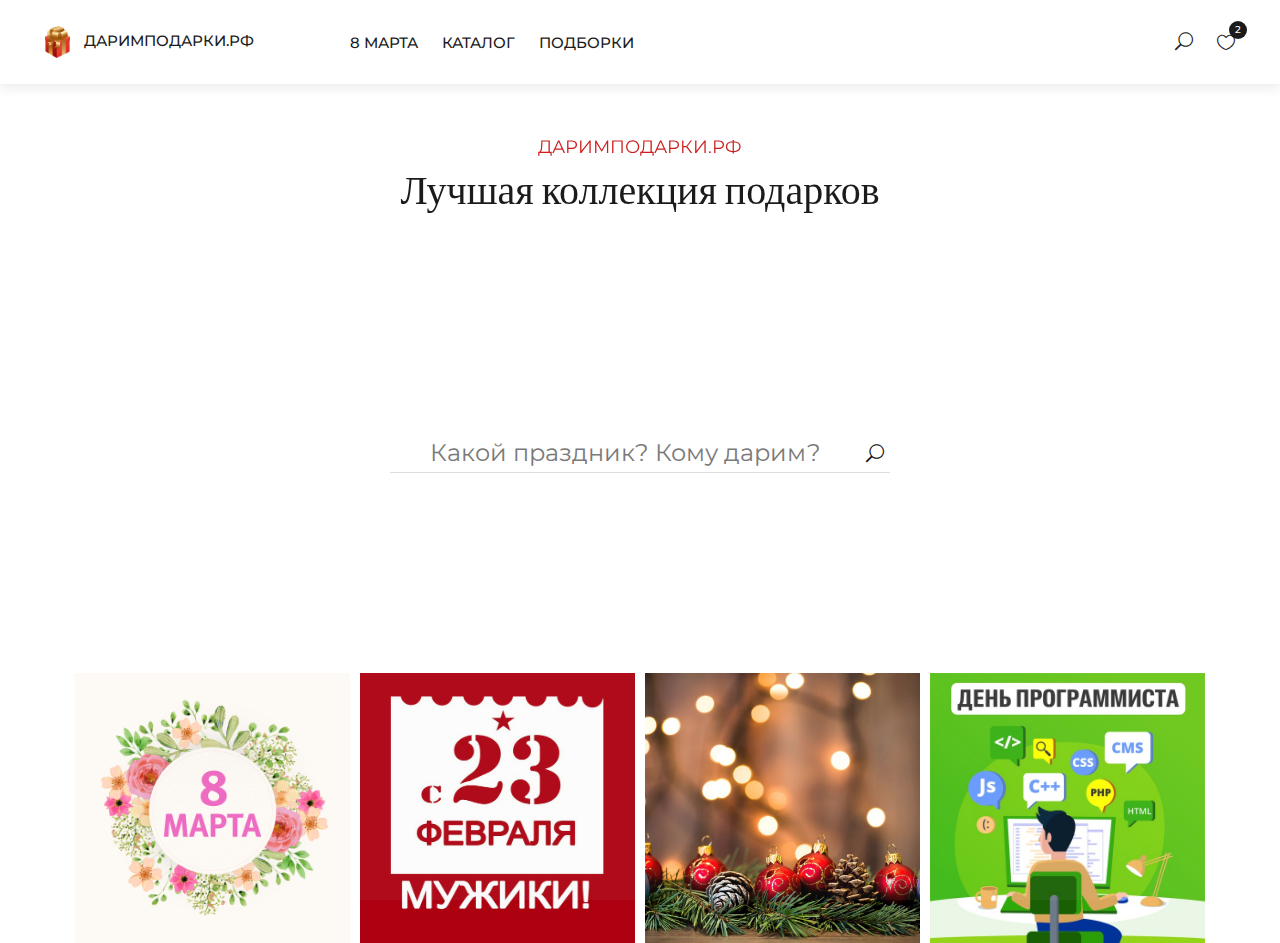
<file: index.html>
<!DOCTYPE html>
<html lang="ru">

<head>
    <meta charset="UTF-8">
    <meta name="description" content="Ashion Template">
    <meta name="keywords" content="Ashion, unica, creative, html">
    <meta name="viewport" content="width=device-width, initial-scale=1.0">
    <meta http-equiv="X-UA-Compatible" content="ie=edge">
    <title>Ashion | Template</title>

    <!-- Google Font -->
    <link href="https://fonts.googleapis.com/css2?family=Cookie&display=swap" rel="stylesheet">
    <link href="https://fonts.googleapis.com/css2?family=Montserrat:wght@400;500;600;700;800;900&display=swap"
          rel="stylesheet">

    <!-- Css Styles -->
    <link rel="stylesheet" href="css/bootstrap.min.css" type="text/css">
    <link rel="stylesheet" href="css/font-awesome.min.css" type="text/css">
    <link rel="stylesheet" href="css/elegant-icons.css" type="text/css">
    <link rel="stylesheet" href="css/jquery-ui.min.css" type="text/css">
    <link rel="stylesheet" href="css/magnific-popup.css" type="text/css">
    <link rel="stylesheet" href="css/owl.carousel.min.css" type="text/css">
    <link rel="stylesheet" href="css/slicknav.min.css" type="text/css">
    <link rel="stylesheet" href="css/style.css" type="text/css">
</head>

<body>
<!-- Page Preloder -->
<div id="preloder">
    <div class="loader"></div>
</div>

<!-- Offcanvas Menu Begin -->
<div class="offcanvas-menu-overlay"></div>
<div class="offcanvas-menu-wrapper">
    <div class="offcanvas__close">+</div>
    <ul class="offcanvas__widget">
        <li><span class="icon_search search-switch"></span></li>
        <li><a href="#"><span class="icon_heart_alt"></span>
            <div class="tip">2</div>
        </a></li>
        <li><a href="#"><span class="icon_bag_alt"></span>
            <div class="tip">2</div>
        </a></li>
    </ul>
    <div class="offcanvas__logo">
        <a href="./index.html"><img src="img/logo.png" alt=""></a>
    </div>
    <div id="mobile-menu-wrap"></div>
</div>
<!-- Offcanvas Menu End -->

<!-- Header Section Begin -->
<header class="header">
    <div class="container-fluid">
        <div class="row">
            <div class="col-xl-3 col-lg-2">
                <div class="header__logo">
                    <a href="./index.html"><img src="img/logo.png" alt="">
                        даримподарки.рф
                    </a>
                </div>
            </div>
            <div class="col-xl-6 col-lg-7">
                <nav class="header__menu">
                    <ul>
<!--                        <li><a href="./index.html">Главная</a></li>-->
                        <li><a href="./index.html">8 марта</a></li>
                        <li><a href="./presents.html">Каталог</a></li>
                        <li><a href="./selections.html">Подборки</a></li>
                    </ul>
                </nav>
            </div>
            <div class="col-lg-3">
                <div class="header__right">
                    <!--                    <div class="header__right__auth">-->
                    <!--                        <a href="#">Login</a>-->
                    <!--                        <a href="#">Register</a>-->
                    <!--                    </div>-->
                    <ul class="header__right__widget">
                        <li><span class="icon_search search-switch"></span></li>
                        <li>
                            <a href="#"><span class="icon_heart_alt"></span>
                                <div class="tip">2</div>
                            </a>
                        </li>
                        <!--                        <li>-->
                        <!--                            <a href="#"><span class="icon_bag_alt"></span>-->
                        <!--                            <div class="tip">2</div>-->
                        <!--                            </a>-->
                        <!--                        </li>-->
                    </ul>
                </div>
            </div>
        </div>
        <div class="canvas__open">
            <i class="fa fa-bars"></i>
        </div>
    </div>
</header>
<!-- Header Section End -->

<!-- Banner Section Begin -->
<section class="banner">
    <div class="container">
        <div class="row">
            <div class="col-xl-7 col-lg-8 m-auto">
                <div class="banner__slider owl-carousel">
                    <div class="banner__item">
                        <div class="banner__text">
                            <span>даримподарки.рф</span>
                            <h1>Лучшая коллекция подарков</h1>
<!--                            <a href="#">перейти</a>-->
                        </div>
                    </div>
                    <div class="banner__item">
                        <div class="banner__text">
                            <span>даримподарки.рф</span>
                            <h1>Подборки подарков</h1>
<!--                            <a href="#">перейти</a>-->
                        </div>
                    </div>
                    <div class="banner__item">
                        <div class="banner__text">
                            <span>даримподарки.рф</span>
                            <h1>Еще одно преимущество</h1>
<!--                            <a href="#">перейти</a>-->
                        </div>
                    </div>
                </div>
            </div>
        </div>
    </div>
</section>
<!-- Banner Section End -->

<section class="search-block">
    <div class="container">
        <div class="row">
            <div class="col-md-12">
                <div class="d-flex align-items-center justify-content-center">
                    <form class="search-block-form">
                            <input type="text" id="search" placeholder="Какой праздник? Кому дарим?" autocomplete="off">
                            <button class="icon_search search-switch"></button>
                    </form>
                </div>
            </div>
        </div>
    </div>
</section>

<!-- Instagram Begin -->
<div class="instagram">
    <div class="container-lg">
        <div class="row">
            <div class="col-lg-3 col-md-3 col-sm-3 p-0">
                <div class="instagram__item set-bg" data-setbg="img/holiday/8.jpg">
                    <div class="instagram__text">
                        <i class="fa fa-gift"></i>
                        <a href="#">Подробнее</a>
                    </div>
                </div>
            </div>
            <div class="col-lg-3 col-md-3 col-sm-3 p-0">
                <div class="instagram__item set-bg" data-setbg="img/holiday/23.jpg">
                    <div class="instagram__text">
                        <i class="fa fa-gift"></i>
                        <a href="#">Подробнее</a>
                    </div>
                </div>
            </div>
            <div class="col-lg-3 col-md-3 col-sm-3 p-0">
                <div class="instagram__item set-bg" data-setbg="img/holiday/31.jpg">
                    <div class="instagram__text">
                        <i class="fa fa-gift"></i>
                        <a href="#">Подробнее</a>
                    </div>
                </div>
            </div>
            <div class="col-lg-3 col-md-3 col-sm-3 p-0">
                <div class="instagram__item set-bg" data-setbg="img/holiday/256.jpg">
                    <div class="instagram__text">
                        <i class="fa fa-gift"></i>
                        <a href="#">Подробнее</a>
                    </div>
                </div>
            </div>
        </div>
    </div>
</div>
<!-- Instagram End -->

<!-- Search Begin -->
<div class="search-model">
    <div class="h-100 d-flex align-items-center justify-content-center">
        <div class="search-close-switch">+</div>
        <form class="search-model-form">
            <input type="text" id="search-input" placeholder="Search here.....">
        </form>
    </div>
</div>
<!-- Search End -->

<!-- Js Plugins -->
<script src="js/jquery-3.3.1.min.js"></script>
<script src="js/bootstrap.min.js"></script>
<script src="js/jquery.magnific-popup.min.js"></script>
<script src="js/jquery-ui.min.js"></script>
<script src="js/mixitup.min.js"></script>
<script src="js/jquery.countdown.min.js"></script>
<script src="js/jquery.slicknav.js"></script>
<script src="js/owl.carousel.min.js"></script>
<script src="js/jquery.nicescroll.min.js"></script>
<script src="js/main.js"></script>
</body>

</html>
</file>
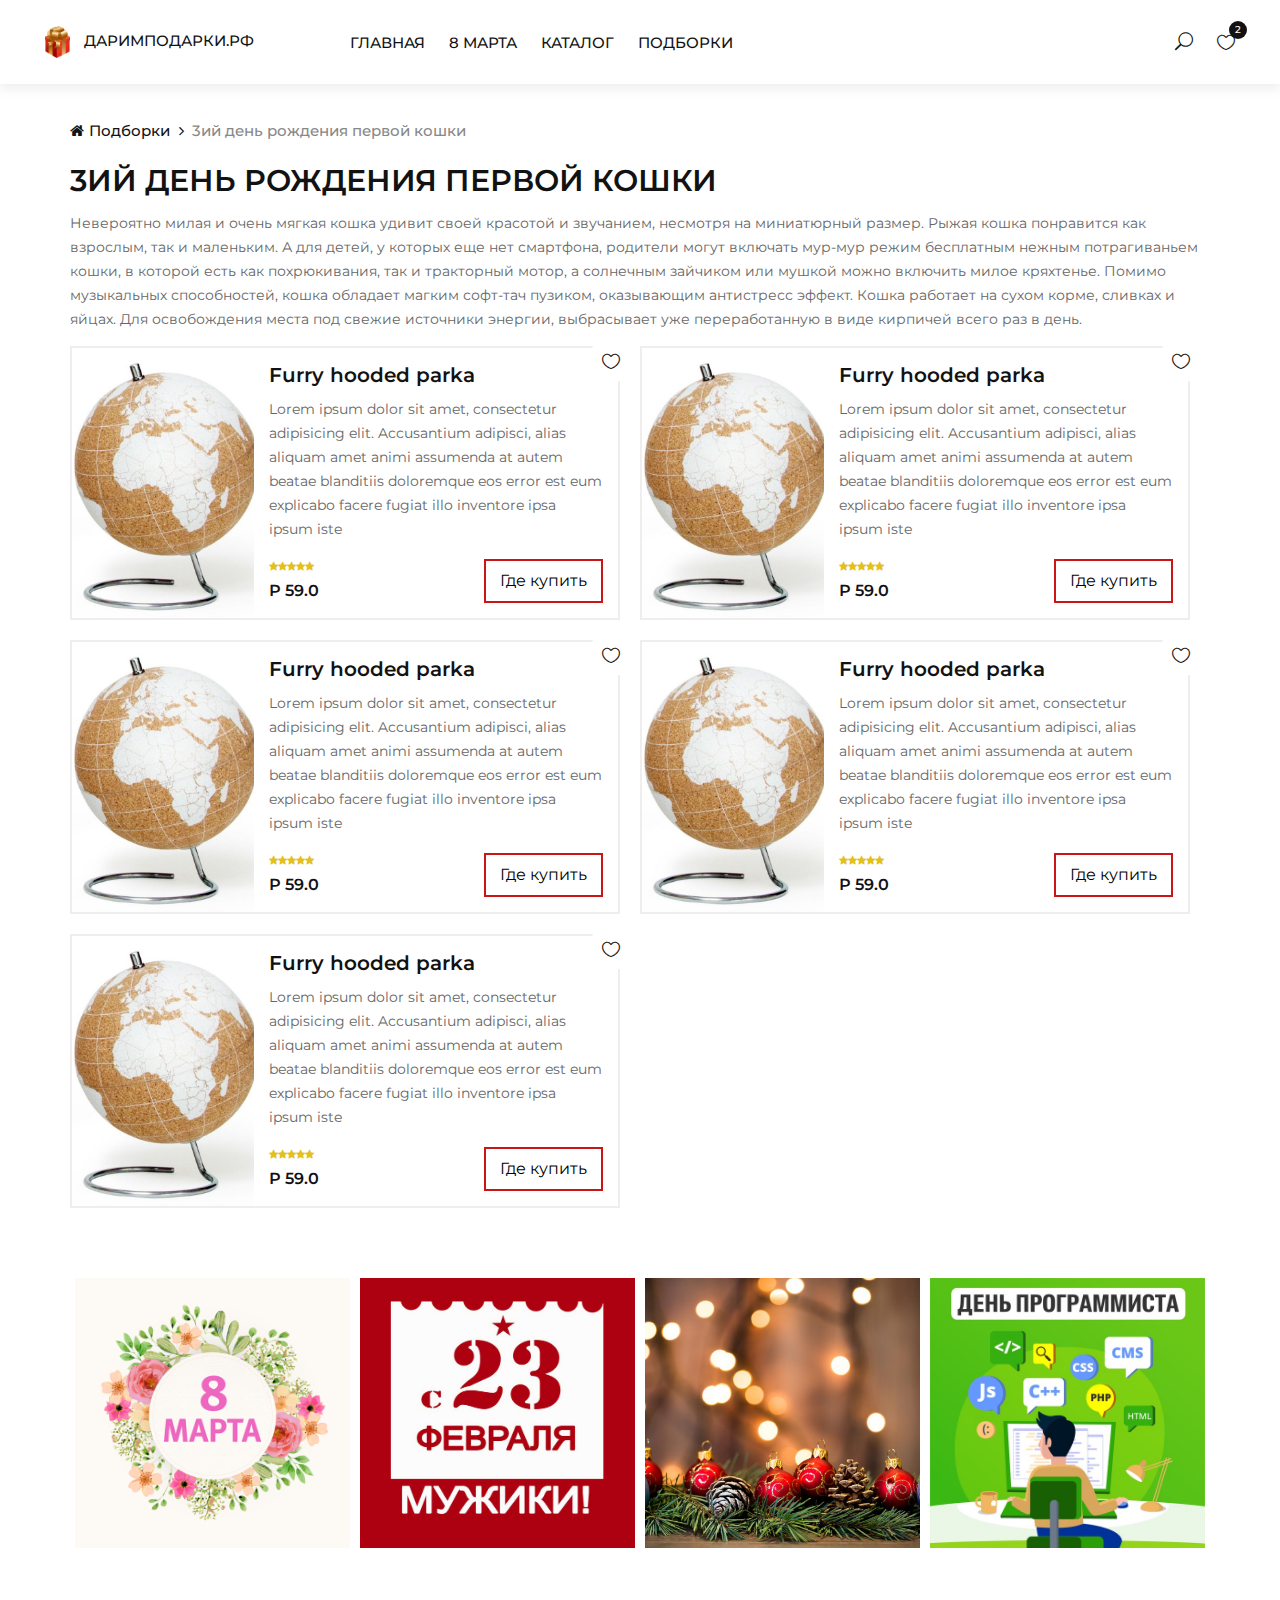
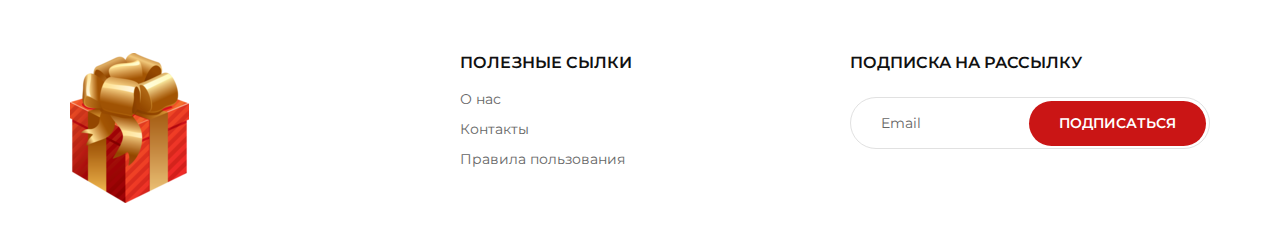
<file: celebration.html>
<!DOCTYPE html>
<html lang="ru">

<head>
	<meta charset="UTF-8">
	<meta name="description" content="Ashion Template">
	<meta name="keywords" content="Ashion, unica, creative, html">
	<meta name="viewport" content="width=device-width, initial-scale=1.0">
	<meta http-equiv="X-UA-Compatible" content="ie=edge">
	<title>Ashion | Template</title>

	<!-- Google Font -->
	<link href="https://fonts.googleapis.com/css2?family=Cookie&display=swap" rel="stylesheet">
	<link href="https://fonts.googleapis.com/css2?family=Montserrat:wght@400;500;600;700;800;900&display=swap"
		  rel="stylesheet">

	<!-- Css Styles -->
	<link rel="stylesheet" href="css/bootstrap.min.css" type="text/css">
	<link rel="stylesheet" href="css/font-awesome.min.css" type="text/css">
	<link rel="stylesheet" href="css/elegant-icons.css" type="text/css">
	<link rel="stylesheet" href="css/jquery-ui.min.css" type="text/css">
	<link rel="stylesheet" href="css/magnific-popup.css" type="text/css">
	<link rel="stylesheet" href="css/owl.carousel.min.css" type="text/css">
	<link rel="stylesheet" href="css/slicknav.min.css" type="text/css">
	<link rel="stylesheet" href="css/style.css" type="text/css">
</head>

<body>
<!-- Page Preloder -->
<div id="preloder">
	<div class="loader"></div>
</div>

<!-- Offcanvas Menu Begin -->
<div class="offcanvas-menu-overlay"></div>
<div class="offcanvas-menu-wrapper">
	<div class="offcanvas__close">+</div>
	<ul class="offcanvas__widget">
		<li><span class="icon_search search-switch"></span></li>
		<li><a href="#"><span class="icon_heart_alt"></span>
			<div class="tip">2</div>
		</a></li>
		<li><a href="#"><span class="icon_bag_alt"></span>
			<div class="tip">2</div>
		</a></li>
	</ul>
	<div class="offcanvas__logo">
		<a href="./index.html"><img src="img/logo.png" alt=""></a>
	</div>
	<div id="mobile-menu-wrap"></div>
</div>
<!-- Offcanvas Menu End -->

<!-- Header Section Begin -->
<header class="header">
	<div class="container-fluid">
		<div class="row">
			<div class="col-xl-3 col-lg-2">
				<div class="header__logo">
					<a href="./index.html"><img src="img/logo.png" alt="">
						даримподарки.рф
					</a>
				</div>
			</div>
			<div class="col-xl-6 col-lg-7">
				<nav class="header__menu">
					<ul>
						<li><a href="./index.html">Главная</a></li>
						<li><a href="./index.html">8 марта</a></li>
						<li><a href="./presents.html">Каталог</a></li>
						<li><a href="./selections.html">Подборки</a></li>
					</ul>
				</nav>
			</div>
			<div class="col-lg-3">
				<div class="header__right">
					<!--                    <div class="header__right__auth">-->
					<!--                        <a href="#">Login</a>-->
					<!--                        <a href="#">Register</a>-->
					<!--                    </div>-->
					<ul class="header__right__widget">
						<li><span class="icon_search search-switch"></span></li>
						<li>
							<a href="#"><span class="icon_heart_alt"></span>
								<div class="tip">2</div>
							</a>
						</li>
						<!--                        <li>-->
						<!--                            <a href="#"><span class="icon_bag_alt"></span>-->
						<!--                            <div class="tip">2</div>-->
						<!--                            </a>-->
						<!--                        </li>-->
					</ul>
				</div>
			</div>
		</div>
		<div class="canvas__open">
			<i class="fa fa-bars"></i>
		</div>
	</div>
</header>
<!-- Header Section End -->

<!-- Breadcrumb Begin -->
<div class="breadcrumb-option">
	<div class="container">
		<div class="row">
			<div class="col-lg-12">
				<div class="breadcrumb__links">
					<a href="./selections.html"><i class="fa fa-home"></i>Подборки</a>
					<span>3ий день рождения первой кошки</span>
				</div>
			</div>
		</div>
	</div>
</div>
<!-- Breadcrumb End -->

<!-- Product Details Section Begin -->
<section class="celebration__details spad">
	<div class="container">
		<div class="row">
			<div class="col-lg-12">
				<div class="celebration__details__text">
					<h3>3ий день рождения первой кошки</h3>
					<p>
						Невероятно милая и очень мягкая кошка удивит своей красотой и звучанием, несмотря на
						миниатюрный размер. Рыжая кошка понравится как взрослым, так и маленьким. А для
						детей, у которых еще нет смартфона, родители могут включать мур-мур режим бесплатным нежным потрагиваньем кошки,
						в которой есть как похрюкивания, так и тракторный мотор, а солнечным зайчиком или мушкой можно включить милое кряхтенье.
						Помимо музыкальных способностей, кошка обладает магким софт-тач пузиком, оказывающим антистресс эффект.
						Кошка работает на сухом корме, сливках и яйцах. Для освобождения места под свежие источники энергии,
						выбрасывает уже переработанную в виде кирпичей всего раз в день.
					</p>
				</div>
			</div>
			<div class="col-lg-12 row celebration__product__list">
				<div class="col-lg-6 celebration__product__wrapper">
					<div class="row celebration__product__item">
						<a href="product.html" target="_blank" class="celebration__product__item__pic product__item__pic set-bg col-lg-4 col-md-4 col-sm-5" data-setbg="img/instagram/insta-1.jpg">
							Название подарка, где текст 0 px
						</a>
						<div class="celebration__product__item__text product__item__text col-lg-8 col-md-8 col-sm-7">
							<div>
								<h6><a href="product.html" target="_blank" >Furry hooded parka</a></h6>
								<p class="celebration__product__description">Lorem ipsum dolor sit amet, consectetur adipisicing elit.
									Accusantium adipisci, alias aliquam amet animi assumenda at autem beatae blanditiis
									doloremque eos error est eum explicabo facere fugiat illo inventore ipsa ipsum iste
									</p>
							</div>
							<div class="celebration__product__bottom-line">
								<div class="">
									<div class="rating">
										<i class="fa fa-star"></i>
										<i class="fa fa-star"></i>
										<i class="fa fa-star"></i>
										<i class="fa fa-star"></i>
										<i class="fa fa-star"></i>
									</div>
									<div class="product__price">Р 59.0</div>
								</div>
								<a href="product.html" target="_blank" class="celebration__product__button">Где купить</a>
							</div>
						</div>
						<button class="product__item__favorites"><span class="icon_heart_alt"></span></button>
					</div>
				</div>
				<div class="col-lg-6 celebration__product__wrapper">
					<div class="row celebration__product__item">
						<a href="product.html" target="_blank" class="celebration__product__item__pic product__item__pic set-bg col-lg-4 col-md-4 col-sm-5" data-setbg="img/instagram/insta-1.jpg">
							Название подарка, где текст 0 px
						</a>
						<div class="celebration__product__item__text product__item__text col-lg-8 col-md-8 col-sm-7">
							<div>
								<h6><a href="product.html" target="_blank" >Furry hooded parka</a></h6>
								<p class="celebration__product__description">Lorem ipsum dolor sit amet, consectetur adipisicing elit.
									Accusantium adipisci, alias aliquam amet animi assumenda at autem beatae blanditiis
									doloremque eos error est eum explicabo facere fugiat illo inventore ipsa ipsum iste
									</p>
							</div>
							<div class="celebration__product__bottom-line">
								<div class="">
									<div class="rating">
										<i class="fa fa-star"></i>
										<i class="fa fa-star"></i>
										<i class="fa fa-star"></i>
										<i class="fa fa-star"></i>
										<i class="fa fa-star"></i>
									</div>
									<div class="product__price">Р 59.0</div>
								</div>
								<a href="product.html" target="_blank" class="celebration__product__button">Где купить</a>
							</div>
						</div>
						<button class="product__item__favorites"><span class="icon_heart_alt"></span></button>
					</div>
				</div>
				<div class="col-lg-6 celebration__product__wrapper">
					<div class="row celebration__product__item">
						<a href="product.html" target="_blank" class="celebration__product__item__pic product__item__pic set-bg col-lg-4 col-md-4 col-sm-5" data-setbg="img/instagram/insta-1.jpg">
							Название подарка, где текст 0 px
						</a>
						<div class="celebration__product__item__text product__item__text col-lg-8 col-md-8 col-sm-7">
							<div>
								<h6><a href="product.html" target="_blank" >Furry hooded parka</a></h6>
								<p class="celebration__product__description">Lorem ipsum dolor sit amet, consectetur adipisicing elit.
									Accusantium adipisci, alias aliquam amet animi assumenda at autem beatae blanditiis
									doloremque eos error est eum explicabo facere fugiat illo inventore ipsa ipsum iste
									</p>
							</div>
							<div class="celebration__product__bottom-line">
								<div class="">
									<div class="rating">
										<i class="fa fa-star"></i>
										<i class="fa fa-star"></i>
										<i class="fa fa-star"></i>
										<i class="fa fa-star"></i>
										<i class="fa fa-star"></i>
									</div>
									<div class="product__price">Р 59.0</div>
								</div>
								<a href="product.html" target="_blank" class="celebration__product__button">Где купить</a>
							</div>
						</div>
						<button class="product__item__favorites"><span class="icon_heart_alt"></span></button>
					</div>
				</div>
				<div class="col-lg-6 celebration__product__wrapper">
					<div class="row celebration__product__item">
						<a href="product.html" target="_blank" class="celebration__product__item__pic product__item__pic set-bg col-lg-4 col-md-4 col-sm-5" data-setbg="img/instagram/insta-1.jpg">
							Название подарка, где текст 0 px
						</a>
						<div class="celebration__product__item__text product__item__text col-lg-8 col-md-8 col-sm-7">
							<div>
								<h6><a href="product.html" target="_blank" >Furry hooded parka</a></h6>
								<p class="celebration__product__description">Lorem ipsum dolor sit amet, consectetur adipisicing elit.
									Accusantium adipisci, alias aliquam amet animi assumenda at autem beatae blanditiis
									doloremque eos error est eum explicabo facere fugiat illo inventore ipsa ipsum iste
									</p>
							</div>
							<div class="celebration__product__bottom-line">
								<div class="">
									<div class="rating">
										<i class="fa fa-star"></i>
										<i class="fa fa-star"></i>
										<i class="fa fa-star"></i>
										<i class="fa fa-star"></i>
										<i class="fa fa-star"></i>
									</div>
									<div class="product__price">Р 59.0</div>
								</div>
								<a href="product.html" target="_blank" class="celebration__product__button">Где купить</a>
							</div>
						</div>
						<button class="product__item__favorites"><span class="icon_heart_alt"></span></button>
					</div>
				</div>
				<div class="col-lg-6 celebration__product__wrapper">
					<div class="row celebration__product__item">
						<a href="product.html" target="_blank" class="celebration__product__item__pic product__item__pic set-bg col-lg-4 col-md-4 col-sm-5" data-setbg="img/instagram/insta-1.jpg">
							Название подарка, где текст 0 px
						</a>
						<div class="celebration__product__item__text product__item__text col-lg-8 col-md-8 col-sm-7">
							<div>
								<h6><a href="product.html" target="_blank" >Furry hooded parka</a></h6>
								<p class="celebration__product__description">Lorem ipsum dolor sit amet, consectetur adipisicing elit.
									Accusantium adipisci, alias aliquam amet animi assumenda at autem beatae blanditiis
									doloremque eos error est eum explicabo facere fugiat illo inventore ipsa ipsum iste
									</p>
							</div>
							<div class="celebration__product__bottom-line">
								<div class="">
									<div class="rating">
										<i class="fa fa-star"></i>
										<i class="fa fa-star"></i>
										<i class="fa fa-star"></i>
										<i class="fa fa-star"></i>
										<i class="fa fa-star"></i>
									</div>
									<div class="product__price">Р 59.0</div>
								</div>
								<a href="product.html" target="_blank" class="celebration__product__button">Где купить</a>
							</div>
						</div>
						<button class="product__item__favorites"><span class="icon_heart_alt"></span></button>
					</div>
				</div>
			</div>
		</div>
	</div>
</section>
<!-- Product Details Section End -->

<!-- Instagram Begin -->
<div class="instagram">
	<div class="container-lg">
		<div class="row">
			<div class="col-lg-3 col-md-3 col-sm-3 p-0">
				<div class="instagram__item set-bg" data-setbg="img/holiday/8.jpg">
					<div class="instagram__text">
						<i class="fa fa-gift"></i>
						<a href="#">Подробнее</a>
					</div>
				</div>
			</div>
			<div class="col-lg-3 col-md-3 col-sm-3 p-0">
				<div class="instagram__item set-bg" data-setbg="img/holiday/23.jpg">
					<div class="instagram__text">
						<i class="fa fa-gift"></i>
						<a href="#">Подробнее</a>
					</div>
				</div>
			</div>
			<div class="col-lg-3 col-md-3 col-sm-3 p-0">
				<div class="instagram__item set-bg" data-setbg="img/holiday/31.jpg">
					<div class="instagram__text">
						<i class="fa fa-gift"></i>
						<a href="#">Подробнее</a>
					</div>
				</div>
			</div>
			<div class="col-lg-3 col-md-3 col-sm-3 p-0">
				<div class="instagram__item set-bg" data-setbg="img/holiday/256.jpg">
					<div class="instagram__text">
						<i class="fa fa-gift"></i>
						<a href="#">Подробнее</a>
					</div>
				</div>
			</div>
		</div>
	</div>
</div>
<!-- Instagram End -->

<!-- Footer Section Begin -->
<footer class="footer">
	<div class="container">
		<div class="row">
			<div class="col-lg-4 col-md-6 col-sm-7">
				<div class="footer__about">
					<div class="footer__logo">
						<a href="./index.html"><img src="img/logo.png" alt=""></a>
					</div>
				</div>
			</div>
			<div class="col-lg-4 col-md-4 col-sm-5">
				<div class="footer__widget">
					<h6>Полезные сылки</h6>
					<ul>
						<li><a href="#">О нас</a></li>
						<li><a href="#">Контакты</a></li>
						<li><a href="#">Правила пользования</a></li>
					</ul>
				</div>
			</div>
			<div class="col-lg-4 col-md-8 col-sm-8">
				<div class="footer__newslatter">
					<h6>Подписка на рассылку</h6>
					<form action="#">
						<input type="text" placeholder="Email">
						<button type="submit" class="site-btn">Подписаться</button>
					</form>
				</div>
			</div>
		</div>
	</div>
</footer>
<!-- Footer Section End -->

<!-- Search Begin -->
<div class="search-model">
	<div class="h-100 d-flex align-items-center justify-content-center">
		<div class="search-close-switch">+</div>
		<form class="search-model-form">
			<input type="text" id="search-input" placeholder="Поиск...">
		</form>
	</div>
</div>
<!-- Search End -->

<!-- Js Plugins -->
<script src="js/jquery-3.3.1.min.js"></script>
<script src="js/bootstrap.min.js"></script>
<script src="js/jquery.magnific-popup.min.js"></script>
<script src="js/jquery-ui.min.js"></script>
<script src="js/mixitup.min.js"></script>
<script src="js/jquery.countdown.min.js"></script>
<script src="js/jquery.slicknav.js"></script>
<script src="js/owl.carousel.min.js"></script>
<script src="js/jquery.nicescroll.min.js"></script>
<script src="js/main.js"></script>
</body>

</html>
</file>
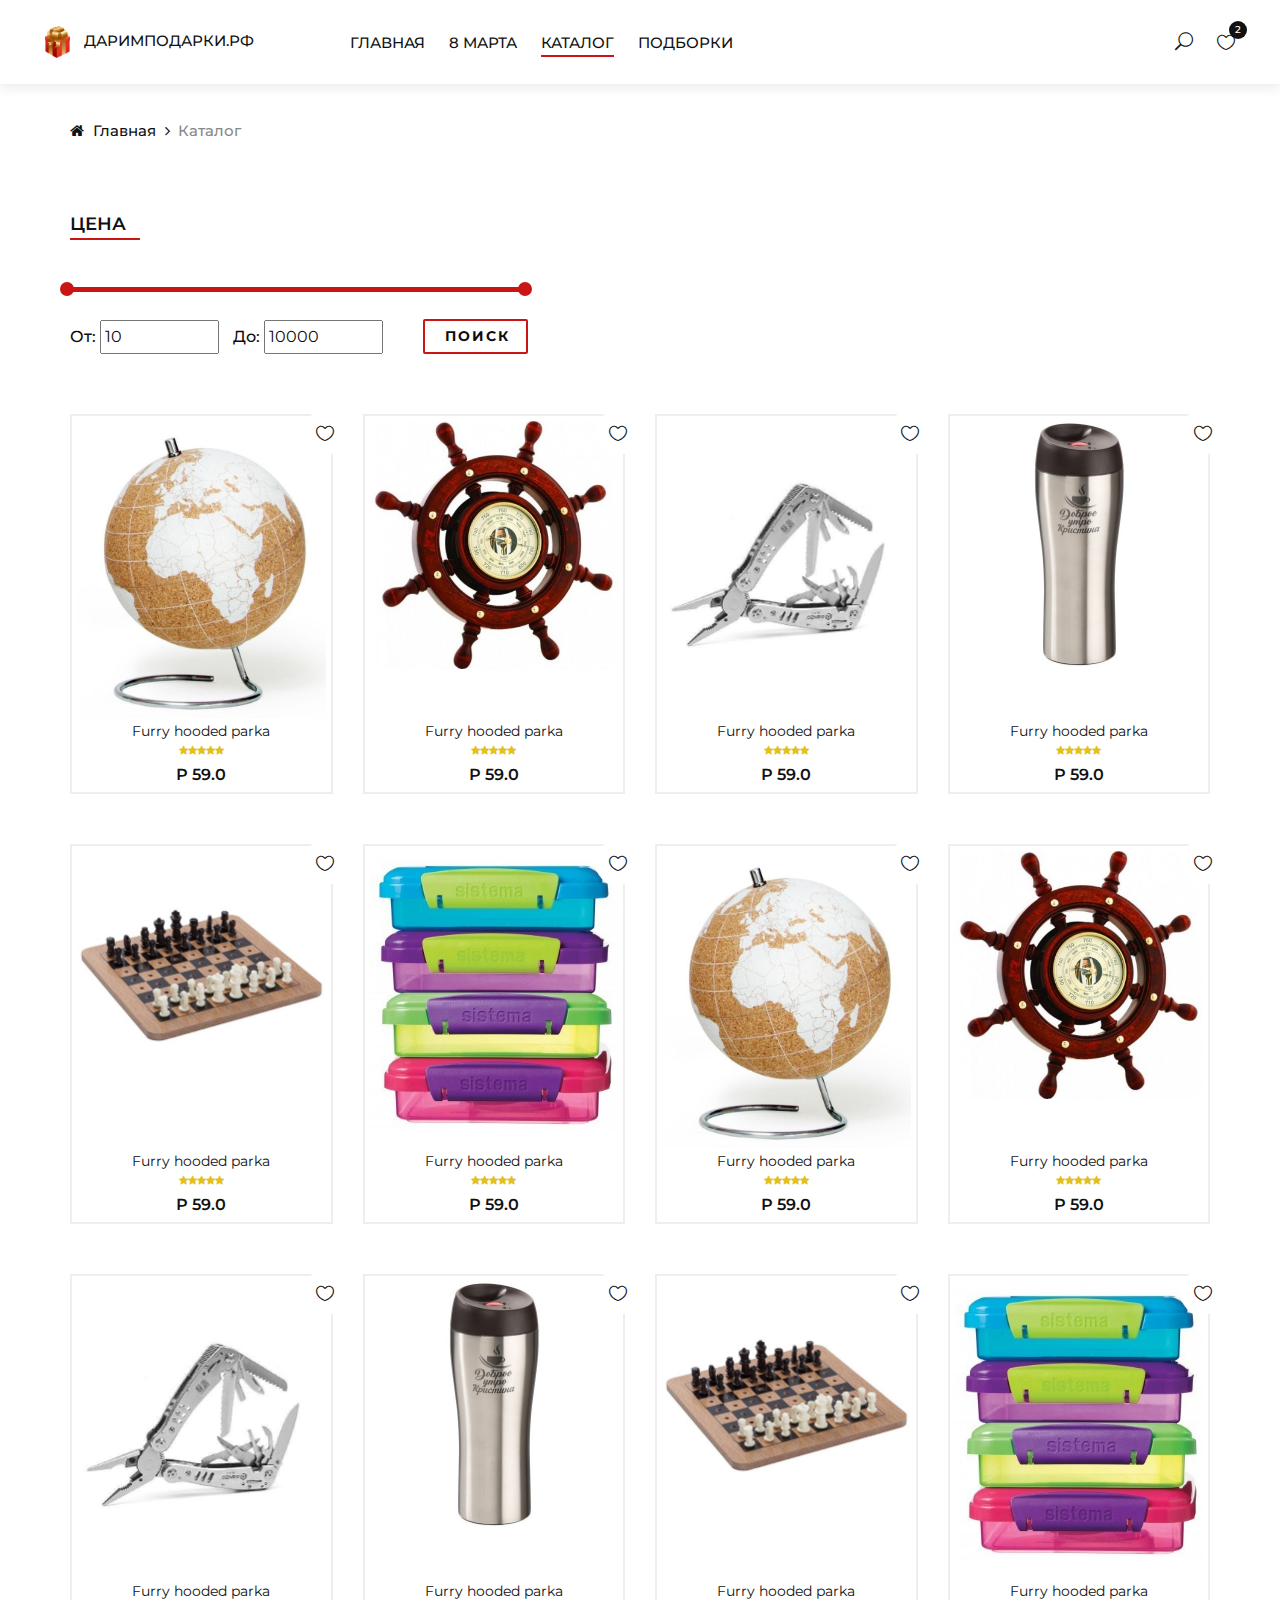
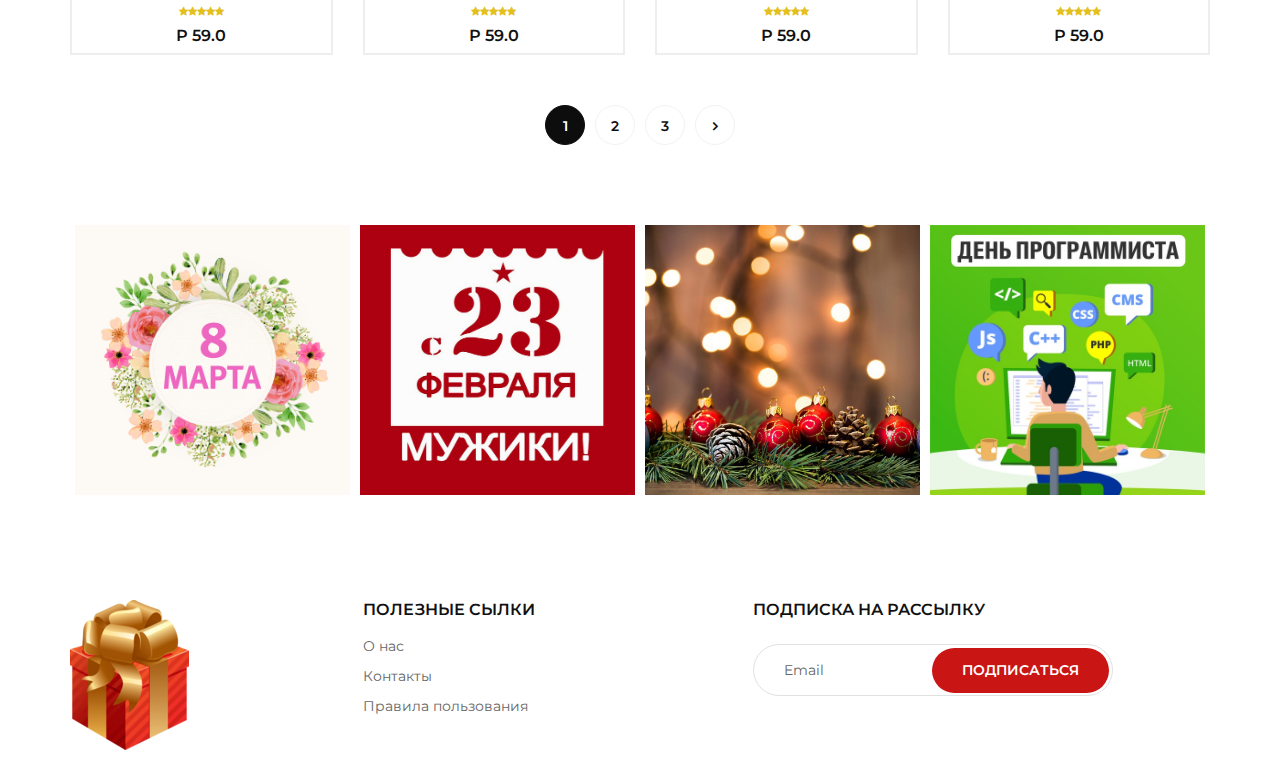
<file: presents.html>
<!DOCTYPE html>
<html lang="ru">

<head>
	<meta charset="UTF-8">
	<meta name="description" content="Ashion Template">
	<meta name="keywords" content="Ashion, unica, creative, html">
	<meta name="viewport" content="width=device-width, initial-scale=1.0">
	<meta http-equiv="X-UA-Compatible" content="ie=edge">
	<title>Ashion | Template</title>

	<!-- Google Font -->
	<link href="https://fonts.googleapis.com/css2?family=Cookie&display=swap" rel="stylesheet">
	<link href="https://fonts.googleapis.com/css2?family=Montserrat:wght@400;500;600;700;800;900&display=swap"
		  rel="stylesheet">

	<!-- Css Styles -->
	<link rel="stylesheet" href="css/bootstrap.min.css" type="text/css">
	<link rel="stylesheet" href="css/font-awesome.min.css" type="text/css">
	<link rel="stylesheet" href="css/elegant-icons.css" type="text/css">
	<link rel="stylesheet" href="css/jquery-ui.min.css" type="text/css">
	<link rel="stylesheet" href="css/magnific-popup.css" type="text/css">
	<link rel="stylesheet" href="css/owl.carousel.min.css" type="text/css">
	<link rel="stylesheet" href="css/slicknav.min.css" type="text/css">
	<link rel="stylesheet" href="css/style.css" type="text/css">
</head>

<body>
<!-- Page Preloder -->
<div id="preloder">
	<div class="loader"></div>
</div>

<!-- Offcanvas Menu Begin -->
<div class="offcanvas-menu-overlay"></div>
<div class="offcanvas-menu-wrapper">
	<div class="offcanvas__close">+</div>
	<ul class="offcanvas__widget">
		<li><span class="icon_search search-switch"></span></li>
		<li><a href="#"><span class="icon_heart_alt"></span>
			<div class="tip">2</div>
		</a></li>
		<li><a href="#"><span class="icon_bag_alt"></span>
			<div class="tip">2</div>
		</a></li>
	</ul>
	<div class="offcanvas__logo">
		<a href="./index.html"><img src="img/logo.png" alt=""></a>
	</div>
	<div id="mobile-menu-wrap"></div>
</div>
<!-- Offcanvas Menu End -->

<!-- Header Section Begin -->
<header class="header">
	<div class="container-fluid">
		<div class="row">
			<div class="col-xl-3 col-lg-2">
				<div class="header__logo">
					<a href="./index.html"><img src="img/logo.png" alt="">
						даримподарки.рф
					</a>
				</div>
			</div>
			<div class="col-xl-6 col-lg-7">
				<nav class="header__menu">
					<ul>
						<li><a href="./index.html">Главная</a></li>
						<li><a href="./index.html">8 марта</a></li>
						<li class="active"><a href="./presents.html">Каталог</a></li>
						<li><a href="./selections.html">Подборки</a></li>
					</ul>
				</nav>
			</div>
			<div class="col-lg-3">
				<div class="header__right">
					<!--                    <div class="header__right__auth">-->
					<!--                        <a href="#">Login</a>-->
					<!--                        <a href="#">Register</a>-->
					<!--                    </div>-->
					<ul class="header__right__widget">
						<li><span class="icon_search search-switch"></span></li>
						<li>
							<a href="#"><span class="icon_heart_alt"></span>
								<div class="tip">2</div>
							</a>
						</li>
						<!--                        <li>-->
						<!--                            <a href="#"><span class="icon_bag_alt"></span>-->
						<!--                            <div class="tip">2</div>-->
						<!--                            </a>-->
						<!--                        </li>-->
					</ul>
				</div>
			</div>
		</div>
		<div class="canvas__open">
			<i class="fa fa-bars"></i>
		</div>
	</div>
</header>
<!-- Header Section End -->

<!-- Breadcrumb Begin -->
<div class="breadcrumb-option">
	<div class="container">
		<div class="row">
			<div class="col-lg-12">
				<div class="breadcrumb__links">
					<a href="./index.html"><i class="fa fa-home"></i> Главная</a>
					<span>Каталог</span>
				</div>
			</div>
		</div>
	</div>
</div>
<!-- Breadcrumb End -->

<!-- Shop Section Begin -->
<section class="shop spad">
	<div class="container">
		<div class="row">
			<div class="col-lg-5 col-md-5">
				<div class="shop__sidebar">
					<div class="sidebar__filter">
						<div class="section-title">
							<h4>Цена</h4>
						</div>
						<div class="filter-range-wrap">
							<div class="price-range ui-slider ui-corner-all ui-slider-horizontal ui-widget ui-widget-content"
								 data-min="10" data-max="10000"></div>
							<div class="range-slider">
								<div class="price-input">
									<p>От:</p>
									<input type="text" id="minamount">
									<p>До:</p>
									<input type="text" id="maxamount">
								</div>
							</div>
						</div>
						<button type="submit">Поиск</button>
					</div>
				</div>
			</div>
		</div>
	</div>
	<div class="container">
		<div class="row">
			<div class="col-lg-12 col-md-12">
				<div class="row">
					<div class="col-lg-3 col-md-4">
						<div class="product__item">
							<a href="product.html" class="product__item__pic set-bg" data-setbg="img/instagram/insta-1.jpg">
								Название подарка, где текст 0 px
							</a>
							<div class="product__item__text">
								<h6><a href="product.html">Furry hooded parka</a></h6>
								<div class="rating">
									<i class="fa fa-star"></i>
									<i class="fa fa-star"></i>
									<i class="fa fa-star"></i>
									<i class="fa fa-star"></i>
									<i class="fa fa-star"></i>
								</div>
								<div class="product__price">Р 59.0</div>
							</div>
							<button class="product__item__favorites"><span class="icon_heart_alt"></span></button>
						</div>
					</div>
					<div class="col-lg-3 col-md-4">
						<div class="product__item">
							<a href="product.html" class="product__item__pic set-bg" data-setbg="img/instagram/insta-2.jpg">
								Название подарка, где текст 0 px
							</a>
							<div class="product__item__text">
								<h6><a href="product.html">Furry hooded parka</a></h6>
								<div class="rating">
									<i class="fa fa-star"></i>
									<i class="fa fa-star"></i>
									<i class="fa fa-star"></i>
									<i class="fa fa-star"></i>
									<i class="fa fa-star"></i>
								</div>
								<div class="product__price">Р 59.0</div>
							</div>
							<button class="product__item__favorites"><span class="icon_heart_alt"></span></button>
						</div>
					</div>
					<div class="col-lg-3 col-md-4">
						<div class="product__item">
							<a href="product.html" class="product__item__pic set-bg" data-setbg="img/instagram/insta-3.jpg">
								Название подарка, где текст 0 px
							</a>
							<div class="product__item__text">
								<h6><a href="product.html">Furry hooded parka</a></h6>
								<div class="rating">
									<i class="fa fa-star"></i>
									<i class="fa fa-star"></i>
									<i class="fa fa-star"></i>
									<i class="fa fa-star"></i>
									<i class="fa fa-star"></i>
								</div>
								<div class="product__price">Р 59.0</div>
							</div>
							<button class="product__item__favorites"><span class="icon_heart_alt"></span></button>
						</div>
					</div>
					<div class="col-lg-3 col-md-4">
						<div class="product__item">
							<a href="product.html" class="product__item__pic set-bg" data-setbg="img/instagram/insta-4.jpg">
								Название подарка, где текст 0 px
							</a>
							<div class="product__item__text">
								<h6><a href="product.html">Furry hooded parka</a></h6>
								<div class="rating">
									<i class="fa fa-star"></i>
									<i class="fa fa-star"></i>
									<i class="fa fa-star"></i>
									<i class="fa fa-star"></i>
									<i class="fa fa-star"></i>
								</div>
								<div class="product__price">Р 59.0</div>
							</div>
							<button class="product__item__favorites"><span class="icon_heart_alt"></span></button>
						</div>
					</div>
					<div class="col-lg-3 col-md-4">
						<div class="product__item">
							<a href="product.html" class="product__item__pic set-bg" data-setbg="img/instagram/insta-5.jpg">
								Название подарка, где текст 0 px
							</a>
							<div class="product__item__text">
								<h6><a href="product.html">Furry hooded parka</a></h6>
								<div class="rating">
									<i class="fa fa-star"></i>
									<i class="fa fa-star"></i>
									<i class="fa fa-star"></i>
									<i class="fa fa-star"></i>
									<i class="fa fa-star"></i>
								</div>
								<div class="product__price">Р 59.0</div>
							</div>
							<button class="product__item__favorites"><span class="icon_heart_alt"></span></button>
						</div>
					</div>
					<div class="col-lg-3 col-md-4">
						<div class="product__item">
							<a href="product.html" class="product__item__pic set-bg" data-setbg="img/instagram/insta-6.jpg">
								Название подарка, где текст 0 px
							</a>
							<div class="product__item__text">
								<h6><a href="product.html">Furry hooded parka</a></h6>
								<div class="rating">
									<i class="fa fa-star"></i>
									<i class="fa fa-star"></i>
									<i class="fa fa-star"></i>
									<i class="fa fa-star"></i>
									<i class="fa fa-star"></i>
								</div>
								<div class="product__price">Р 59.0</div>
							</div>
							<button class="product__item__favorites"><span class="icon_heart_alt"></span></button>
						</div>
					</div>
					<div class="col-lg-3 col-md-4">
						<div class="product__item">
							<a href="product.html" class="product__item__pic set-bg" data-setbg="img/instagram/insta-1.jpg">
								Название подарка, где текст 0 px
							</a>
							<div class="product__item__text">
								<h6><a href="product.html">Furry hooded parka</a></h6>
								<div class="rating">
									<i class="fa fa-star"></i>
									<i class="fa fa-star"></i>
									<i class="fa fa-star"></i>
									<i class="fa fa-star"></i>
									<i class="fa fa-star"></i>
								</div>
								<div class="product__price">Р 59.0</div>
							</div>
							<button class="product__item__favorites"><span class="icon_heart_alt"></span></button>
						</div>
					</div>
					<div class="col-lg-3 col-md-4">
						<div class="product__item">
							<a href="product.html" class="product__item__pic set-bg" data-setbg="img/instagram/insta-2.jpg">
								Название подарка, где текст 0 px
							</a>
							<div class="product__item__text">
								<h6><a href="product.html">Furry hooded parka</a></h6>
								<div class="rating">
									<i class="fa fa-star"></i>
									<i class="fa fa-star"></i>
									<i class="fa fa-star"></i>
									<i class="fa fa-star"></i>
									<i class="fa fa-star"></i>
								</div>
								<div class="product__price">Р 59.0</div>
							</div>
							<button class="product__item__favorites"><span class="icon_heart_alt"></span></button>
						</div>
					</div>
					<div class="col-lg-3 col-md-4">
						<div class="product__item">
							<a href="product.html" class="product__item__pic set-bg" data-setbg="img/instagram/insta-3.jpg">
								Название подарка, где текст 0 px
							</a>
							<div class="product__item__text">
								<h6><a href="product.html">Furry hooded parka</a></h6>
								<div class="rating">
									<i class="fa fa-star"></i>
									<i class="fa fa-star"></i>
									<i class="fa fa-star"></i>
									<i class="fa fa-star"></i>
									<i class="fa fa-star"></i>
								</div>
								<div class="product__price">Р 59.0</div>
							</div>
							<button class="product__item__favorites"><span class="icon_heart_alt"></span></button>
						</div>
					</div>
					<div class="col-lg-3 col-md-4">
						<div class="product__item">
							<a href="product.html" class="product__item__pic set-bg" data-setbg="img/instagram/insta-4.jpg">
								Название подарка, где текст 0 px
							</a>
							<div class="product__item__text">
								<h6><a href="product.html">Furry hooded parka</a></h6>
								<div class="rating">
									<i class="fa fa-star"></i>
									<i class="fa fa-star"></i>
									<i class="fa fa-star"></i>
									<i class="fa fa-star"></i>
									<i class="fa fa-star"></i>
								</div>
								<div class="product__price">Р 59.0</div>
							</div>
							<button class="product__item__favorites"><span class="icon_heart_alt"></span></button>
						</div>
					</div>
					<div class="col-lg-3 col-md-4">
						<div class="product__item">
							<a href="product.html" class="product__item__pic set-bg" data-setbg="img/instagram/insta-5.jpg">
								Название подарка, где текст 0 px
							</a>
							<div class="product__item__text">
								<h6><a href="product.html">Furry hooded parka</a></h6>
								<div class="rating">
									<i class="fa fa-star"></i>
									<i class="fa fa-star"></i>
									<i class="fa fa-star"></i>
									<i class="fa fa-star"></i>
									<i class="fa fa-star"></i>
								</div>
								<div class="product__price">Р 59.0</div>
							</div>
							<button class="product__item__favorites"><span class="icon_heart_alt"></span></button>
						</div>
					</div>
					<div class="col-lg-3 col-md-4">
						<div class="product__item">
							<a href="product.html" class="product__item__pic set-bg" data-setbg="img/instagram/insta-6.jpg">
								Название подарка, где текст 0 px
							</a>
							<div class="product__item__text">
								<h6><a href="product.html">Furry hooded parka</a></h6>
								<div class="rating">
									<i class="fa fa-star"></i>
									<i class="fa fa-star"></i>
									<i class="fa fa-star"></i>
									<i class="fa fa-star"></i>
									<i class="fa fa-star"></i>
								</div>
								<div class="product__price">Р 59.0</div>
							</div>
							<button class="product__item__favorites"><span class="icon_heart_alt"></span></button>
						</div>
					</div>
					<div class="col-lg-12 text-center">
						<div class="pagination__option">
							<a class="active" href="#">1</a>
							<a href="#">2</a>
							<a href="#">3</a>
							<a href="#"><i class="fa fa-angle-right"></i></a>
						</div>
					</div>
				</div>
			</div>
		</div>
	</div>
</section>
<!-- Shop Section End -->

<!-- Instagram Begin -->
<div class="instagram">
	<div class="container-lg">
		<div class="row">
			<div class="col-lg-3 col-md-3 col-sm-3 p-0">
				<div class="instagram__item set-bg" data-setbg="img/holiday/8.jpg">
					<div class="instagram__text">
						<i class="fa fa-gift"></i>
						<a href="#">Подробнее</a>
					</div>
				</div>
			</div>
			<div class="col-lg-3 col-md-3 col-sm-3 p-0">
				<div class="instagram__item set-bg" data-setbg="img/holiday/23.jpg">
					<div class="instagram__text">
						<i class="fa fa-gift"></i>
						<a href="#">Подробнее</a>
					</div>
				</div>
			</div>
			<div class="col-lg-3 col-md-3 col-sm-3 p-0">
				<div class="instagram__item set-bg" data-setbg="img/holiday/31.jpg">
					<div class="instagram__text">
						<i class="fa fa-gift"></i>
						<a href="#">Подробнее</a>
					</div>
				</div>
			</div>
			<div class="col-lg-3 col-md-3 col-sm-3 p-0">
				<div class="instagram__item set-bg" data-setbg="img/holiday/256.jpg">
					<div class="instagram__text">
						<i class="fa fa-gift"></i>
						<a href="#">Подробнее</a>
					</div>
				</div>
			</div>
		</div>
	</div>
</div>
<!-- Instagram End -->

<!-- Footer Section Begin -->
<footer class="footer">
	<div class="container">
		<div class="row">
			<div class="col-lg-3 col-md-4 col-sm-7">
				<div class="footer__about">
					<div class="footer__logo">
						<a href="./index.html"><img src="img/logo.png" alt=""></a>
					</div>
				</div>
			</div>
			<div class="col-lg-4 col-md-4 col-sm-5">
				<div class="footer__widget">
					<h6>Полезные сылки</h6>
					<ul>
						<li><a href="#">О нас</a></li>
						<li><a href="#">Контакты</a></li>
						<li><a href="#">Правила пользования</a></li>
					</ul>
				</div>
			</div>
			<div class="col-lg-4 col-md-8 col-sm-8">
				<div class="footer__newslatter">
					<h6>Подписка на рассылку</h6>
					<form action="#">
						<input type="text" placeholder="Email">
						<button type="submit" class="site-btn">Подписаться</button>
					</form>
				</div>
			</div>
		</div>
	</div>
</footer>
<!-- Footer Section End -->

<!-- Search Begin -->
<div class="search-model">
	<div class="h-100 d-flex align-items-center justify-content-center">
		<div class="search-close-switch">+</div>
		<form class="search-model-form">
			<input type="text" id="search-input" placeholder="Поиск...">
		</form>
	</div>
</div>
<!-- Search End -->

<!-- Js Plugins -->
<script src="js/jquery-3.3.1.min.js"></script>
<script src="js/bootstrap.min.js"></script>
<script src="js/jquery.magnific-popup.min.js"></script>
<script src="js/jquery-ui.min.js"></script>
<script src="js/mixitup.min.js"></script>
<script src="js/jquery.countdown.min.js"></script>
<script src="js/jquery.slicknav.js"></script>
<script src="js/owl.carousel.min.js"></script>
<script src="js/jquery.nicescroll.min.js"></script>
<script src="js/main.js"></script>
</body>

</html>
</file>
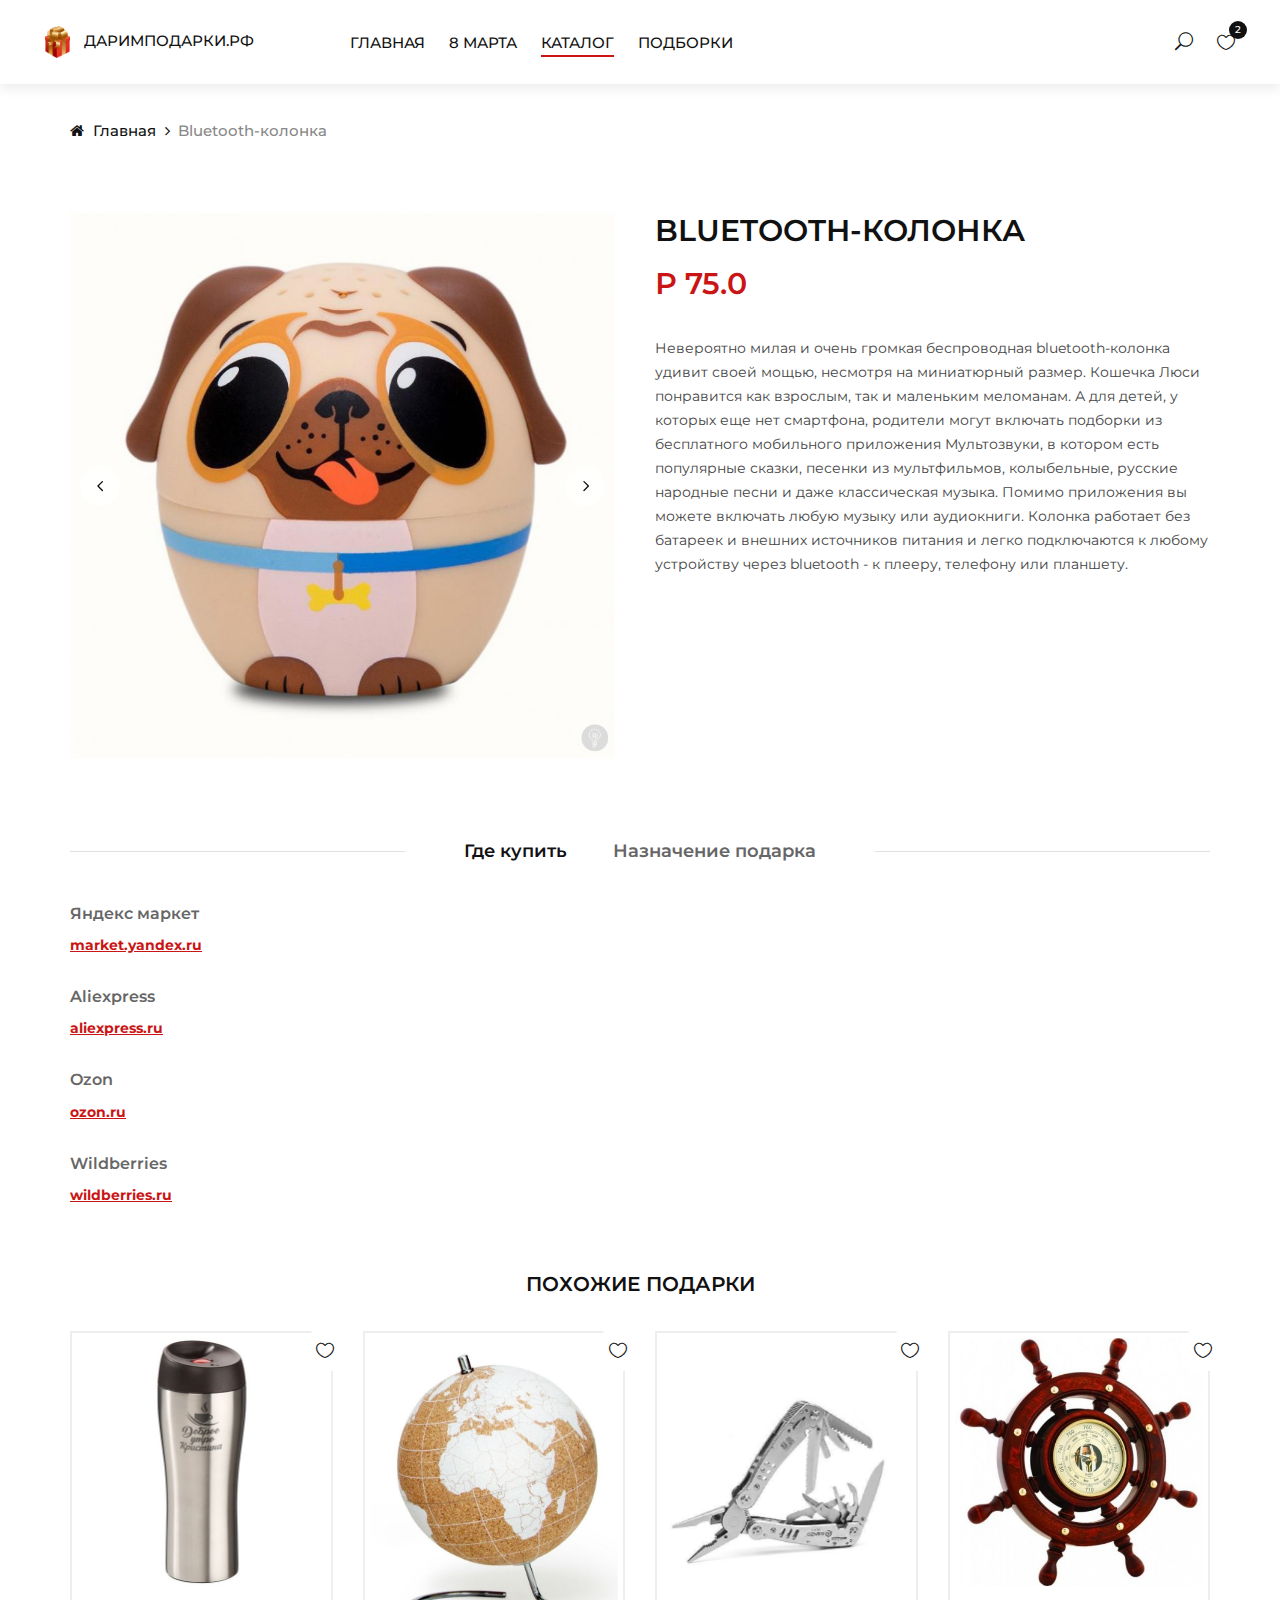
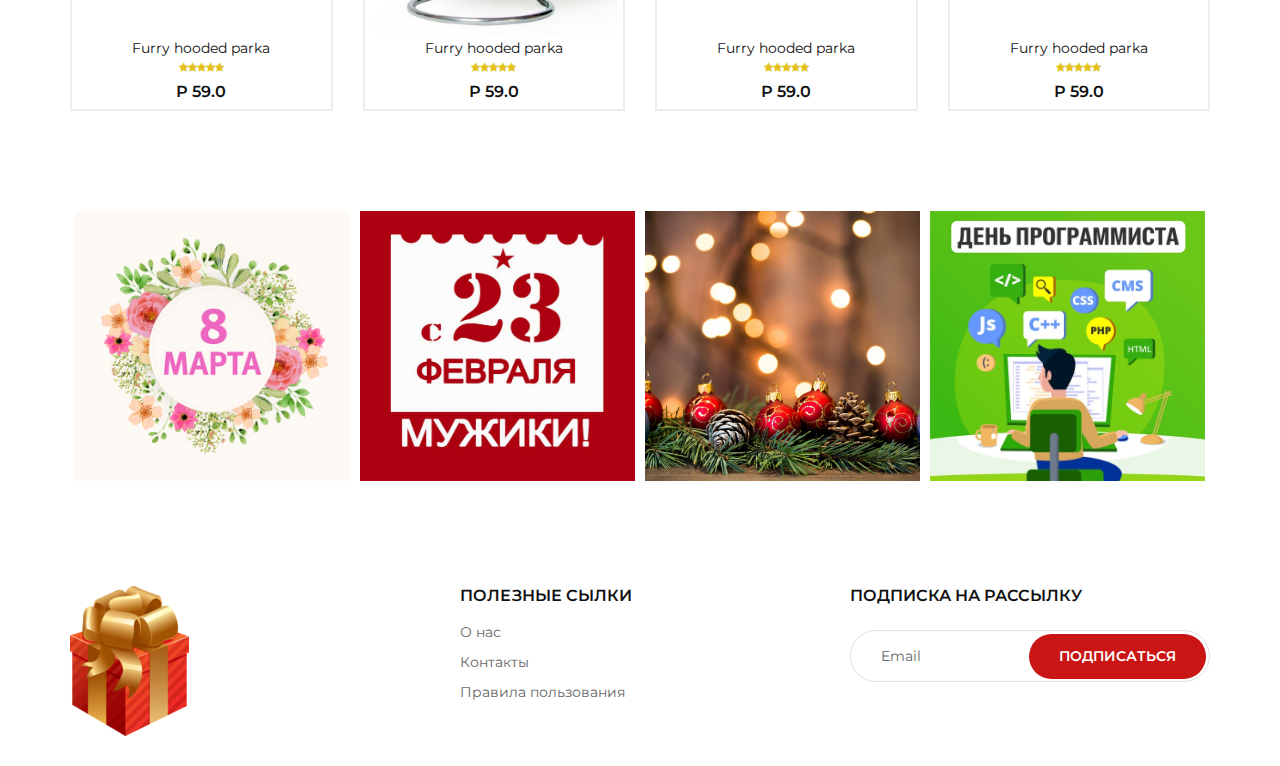
<file: product.html>
<!DOCTYPE html>
<html lang="ru">

<head>
	<meta charset="UTF-8">
	<meta name="description" content="Ashion Template">
	<meta name="keywords" content="Ashion, unica, creative, html">
	<meta name="viewport" content="width=device-width, initial-scale=1.0">
	<meta http-equiv="X-UA-Compatible" content="ie=edge">
	<title>Ashion | Template</title>

	<!-- Google Font -->
	<link href="https://fonts.googleapis.com/css2?family=Cookie&display=swap" rel="stylesheet">
	<link href="https://fonts.googleapis.com/css2?family=Montserrat:wght@400;500;600;700;800;900&display=swap"
		  rel="stylesheet">

	<!-- Css Styles -->
	<link rel="stylesheet" href="css/bootstrap.min.css" type="text/css">
	<link rel="stylesheet" href="css/font-awesome.min.css" type="text/css">
	<link rel="stylesheet" href="css/elegant-icons.css" type="text/css">
	<link rel="stylesheet" href="css/jquery-ui.min.css" type="text/css">
	<link rel="stylesheet" href="css/magnific-popup.css" type="text/css">
	<link rel="stylesheet" href="css/owl.carousel.min.css" type="text/css">
	<link rel="stylesheet" href="css/slicknav.min.css" type="text/css">
	<link rel="stylesheet" href="css/style.css" type="text/css">
</head>

<body>
<!-- Page Preloder -->
<div id="preloder">
	<div class="loader"></div>
</div>

<!-- Offcanvas Menu Begin -->
<div class="offcanvas-menu-overlay"></div>
<div class="offcanvas-menu-wrapper">
	<div class="offcanvas__close">+</div>
	<ul class="offcanvas__widget">
		<li><span class="icon_search search-switch"></span></li>
		<li><a href="#"><span class="icon_heart_alt"></span>
			<div class="tip">2</div>
		</a></li>
		<li><a href="#"><span class="icon_bag_alt"></span>
			<div class="tip">2</div>
		</a></li>
	</ul>
	<div class="offcanvas__logo">
		<a href="./index.html"><img src="img/logo.png" alt=""></a>
	</div>
	<div id="mobile-menu-wrap"></div>
</div>
<!-- Offcanvas Menu End -->

<!-- Header Section Begin -->
<header class="header">
	<div class="container-fluid">
		<div class="row">
			<div class="col-xl-3 col-lg-2">
				<div class="header__logo">
					<a href="./index.html"><img src="img/logo.png" alt="">
						даримподарки.рф
					</a>
				</div>
			</div>
			<div class="col-xl-6 col-lg-7">
				<nav class="header__menu">
					<ul>
						<li><a href="./index.html">Главная</a></li>
						<li><a href="./index.html">8 марта</a></li>
						<li class="active"><a href="./presents.html">Каталог</a></li>
						<li><a href="./selections.html">Подборки</a></li>
					</ul>
				</nav>
			</div>
			<div class="col-lg-3">
				<div class="header__right">
					<!--                    <div class="header__right__auth">-->
					<!--                        <a href="#">Login</a>-->
					<!--                        <a href="#">Register</a>-->
					<!--                    </div>-->
					<ul class="header__right__widget">
						<li><span class="icon_search search-switch"></span></li>
						<li>
							<a href="#"><span class="icon_heart_alt"></span>
								<div class="tip">2</div>
							</a>
						</li>
						<!--                        <li>-->
						<!--                            <a href="#"><span class="icon_bag_alt"></span>-->
						<!--                            <div class="tip">2</div>-->
						<!--                            </a>-->
						<!--                        </li>-->
					</ul>
				</div>
			</div>
		</div>
		<div class="canvas__open">
			<i class="fa fa-bars"></i>
		</div>
	</div>
</header>
<!-- Header Section End -->

<!-- Breadcrumb Begin -->
<div class="breadcrumb-option">
	<div class="container">
		<div class="row">
			<div class="col-lg-12">
				<div class="breadcrumb__links">
					<a href="./index.html"><i class="fa fa-home"></i> Главная</a>
					<span>Bluetooth-колонка</span>
				</div>
			</div>
		</div>
	</div>
</div>
<!-- Breadcrumb End -->

<!-- Product Details Section Begin -->
<section class="product-details spad">
	<div class="container">
		<div class="row">
			<div class="col-lg-6">
				<div class="product__details__pic">
					<div class="product__details__slider__content">
						<div class="product__details__pic__slider owl-carousel">
							<img data-hash="product-1" class="product__big__img" src="img/product/details/product-1.jpg"
								 alt="">
							<img data-hash="product-2" class="product__big__img" src="img/product/details/product-3.jpg"
								 alt="">
							<img data-hash="product-3" class="product__big__img" src="img/product/details/product-2.jpg"
								 alt="">
							<img data-hash="product-4" class="product__big__img" src="img/product/details/product-4.jpg"
								 alt="">
						</div>
					</div>
				</div>
			</div>
			<div class="col-lg-6">
				<div class="product__details__text">
					<h3>Bluetooth-колонка</h3>
					<div class="product__details__price">Р 75.0</div>

					<p>
						Невероятно милая и очень громкая беспроводная bluetooth-колонка удивит своей мощью, несмотря на
						миниатюрный размер. Кошечка Люси понравится как взрослым, так и маленьким меломанам. А для
						детей, у которых еще нет смартфона, родители могут включать подборки из бесплатного мобильного
						приложения Мультозвуки, в котором есть популярные сказки, песенки из мультфильмов, колыбельные,
						русские народные песни и даже классическая музыка. Помимо приложения вы можете включать любую
						музыку или аудиокниги. Колонка работает без батареек и внешних источников питания и легко
						подключаются к любому устройству через bluetooth - к плееру, телефону или планшету.
					</p>
				</div>
			</div>
			<div class="col-lg-12">
				<div class="product__details__tab">
					<ul class="nav nav-tabs" role="tablist">
						<li class="nav-item">
							<a class="nav-link active" data-toggle="tab" href="#tabs-1" role="tab">Где купить</a>
						</li>
						<li class="nav-item">
							<a class="nav-link" data-toggle="tab" href="#tabs-2" role="tab">Назначение подарка</a>
						</li>
					</ul>
					<div class="tab-content">
						<div class="tab-pane active" id="tabs-1" role="tabpanel">
							<div class="product__details__purpose">
								<h6>Яндекс маркет</h6>
								<p>
									<a class="product__details__link" href="#">market.yandex.ru</a>
								</p>
							</div>

							<div class="product__details__purpose">
								<h6>Aliexpress</h6>
								<p>
									<a class="product__details__link" href="#">aliexpress.ru</a>
								</p>
							</div>

							<div class="product__details__purpose">
								<h6>Ozon</h6>
								<p>
									<a class="product__details__link" href="#">ozon.ru</a>
								</p>
							</div>

							<div class="product__details__purpose">
								<h6>Wildberries</h6>
								<p>
									<a class="product__details__link" href="#">wildberries.ru</a>
								</p>
							</div>
						</div>
						<div class="tab-pane" id="tabs-2" role="tabpanel">
							<div class="product__details__purpose">
								<h6>Кому дарить</h6>
								<p>
									туристу, девочкам, молодым людям, любителям путешествий
								</p>
							</div>

							<div class="product__details__purpose">
								<h6>Поводы</h6>
								<p>
									8 марта, 23 февраля, день рождения
								</p>
							</div>
						</div>
					</div>
				</div>
			</div>
		</div>
		<div class="row">
			<div class="col-lg-12 text-center">
				<div class="related__title">
					<h5>Похожие подарки</h5>
				</div>
			</div>
			<div class="col-lg-3 col-md-4 col-sm-6">
				<div class="product__item">
					<a href="#" class="product__item__pic set-bg" data-setbg="img/instagram/insta-4.jpg">
						Название подарка, где текст 0 px
					</a>
					<div class="product__item__text">
						<h6><a href="product.html">Furry hooded parka</a></h6>
						<div class="rating">
							<i class="fa fa-star"></i>
							<i class="fa fa-star"></i>
							<i class="fa fa-star"></i>
							<i class="fa fa-star"></i>
							<i class="fa fa-star"></i>
						</div>
						<div class="product__price">Р 59.0</div>
					</div>
					<button class="product__item__favorites"><span class="icon_heart_alt"></span></button>
				</div>
			</div>
			<div class="col-lg-3 col-md-4 col-sm-6">
				<div class="product__item">
					<a href="#" class="product__item__pic set-bg" data-setbg="img/instagram/insta-1.jpg">
						Название подарка, где текст 0 px
					</a>
					<div class="product__item__text">
						<h6><a href="product.html">Furry hooded parka</a></h6>
						<div class="rating">
							<i class="fa fa-star"></i>
							<i class="fa fa-star"></i>
							<i class="fa fa-star"></i>
							<i class="fa fa-star"></i>
							<i class="fa fa-star"></i>
						</div>
						<div class="product__price">Р 59.0</div>
					</div>
					<button class="product__item__favorites"><span class="icon_heart_alt"></span></button>
				</div>
			</div>
			<div class="col-lg-3 col-md-4 col-sm-6">
				<div class="product__item">
					<a href="#" class="product__item__pic set-bg" data-setbg="img/instagram/insta-3.jpg">
						Название подарка, где текст 0 px
					</a>
					<div class="product__item__text">
						<h6><a href="product.html">Furry hooded parka</a></h6>
						<div class="rating">
							<i class="fa fa-star"></i>
							<i class="fa fa-star"></i>
							<i class="fa fa-star"></i>
							<i class="fa fa-star"></i>
							<i class="fa fa-star"></i>
						</div>
						<div class="product__price">Р 59.0</div>
					</div>
					<button class="product__item__favorites"><span class="icon_heart_alt"></span></button>
				</div>
			</div>
			<div class="col-lg-3 col-md-4 col-sm-6">
				<div class="product__item">
					<a href="#" class="product__item__pic set-bg" data-setbg="img/instagram/insta-2.jpg">
						Название подарка, где текст 0 px
					</a>
					<div class="product__item__text">
						<h6><a href="product.html">Furry hooded parka</a></h6>
						<div class="rating">
							<i class="fa fa-star"></i>
							<i class="fa fa-star"></i>
							<i class="fa fa-star"></i>
							<i class="fa fa-star"></i>
							<i class="fa fa-star"></i>
						</div>
						<div class="product__price">Р 59.0</div>
					</div>
					<button class="product__item__favorites"><span class="icon_heart_alt"></span></button>
				</div>
			</div>
		</div>
	</div>
</section>
<!-- Product Details Section End -->

<!-- Instagram Begin -->
<div class="instagram">
	<div class="container-lg">
		<div class="row">
			<div class="col-lg-3 col-md-3 col-sm-3 p-0">
				<div class="instagram__item set-bg" data-setbg="img/holiday/8.jpg">
					<div class="instagram__text">
						<i class="fa fa-gift"></i>
						<a href="#">Подробнее</a>
					</div>
				</div>
			</div>
			<div class="col-lg-3 col-md-3 col-sm-3 p-0">
				<div class="instagram__item set-bg" data-setbg="img/holiday/23.jpg">
					<div class="instagram__text">
						<i class="fa fa-gift"></i>
						<a href="#">Подробнее</a>
					</div>
				</div>
			</div>
			<div class="col-lg-3 col-md-3 col-sm-3 p-0">
				<div class="instagram__item set-bg" data-setbg="img/holiday/31.jpg">
					<div class="instagram__text">
						<i class="fa fa-gift"></i>
						<a href="#">Подробнее</a>
					</div>
				</div>
			</div>
			<div class="col-lg-3 col-md-3 col-sm-3 p-0">
				<div class="instagram__item set-bg" data-setbg="img/holiday/256.jpg">
					<div class="instagram__text">
						<i class="fa fa-gift"></i>
						<a href="#">Подробнее</a>
					</div>
				</div>
			</div>
		</div>
	</div>
</div>
<!-- Instagram End -->

<!-- Footer Section Begin -->
<footer class="footer">
	<div class="container">
		<div class="row">
			<div class="col-lg-4 col-md-6 col-sm-7">
				<div class="footer__about">
					<div class="footer__logo">
						<a href="./index.html"><img src="img/logo.png" alt=""></a>
					</div>
				</div>
			</div>
			<div class="col-lg-4 col-md-4 col-sm-5">
				<div class="footer__widget">
					<h6>Полезные сылки</h6>
					<ul>
						<li><a href="#">О нас</a></li>
						<li><a href="#">Контакты</a></li>
						<li><a href="#">Правила пользования</a></li>
					</ul>
				</div>
			</div>
			<div class="col-lg-4 col-md-8 col-sm-8">
				<div class="footer__newslatter">
					<h6>Подписка на рассылку</h6>
					<form action="#">
						<input type="text" placeholder="Email">
						<button type="submit" class="site-btn">Подписаться</button>
					</form>
				</div>
			</div>
		</div>
	</div>
</footer>
<!-- Footer Section End -->

<!-- Search Begin -->
<div class="search-model">
	<div class="h-100 d-flex align-items-center justify-content-center">
		<div class="search-close-switch">+</div>
		<form class="search-model-form">
			<input type="text" id="search-input" placeholder="Поиск...">
		</form>
	</div>
</div>
<!-- Search End -->

<!-- Js Plugins -->
<script src="js/jquery-3.3.1.min.js"></script>
<script src="js/bootstrap.min.js"></script>
<script src="js/jquery.magnific-popup.min.js"></script>
<script src="js/jquery-ui.min.js"></script>
<script src="js/mixitup.min.js"></script>
<script src="js/jquery.countdown.min.js"></script>
<script src="js/jquery.slicknav.js"></script>
<script src="js/owl.carousel.min.js"></script>
<script src="js/jquery.nicescroll.min.js"></script>
<script src="js/main.js"></script>
</body>

</html>
</file>
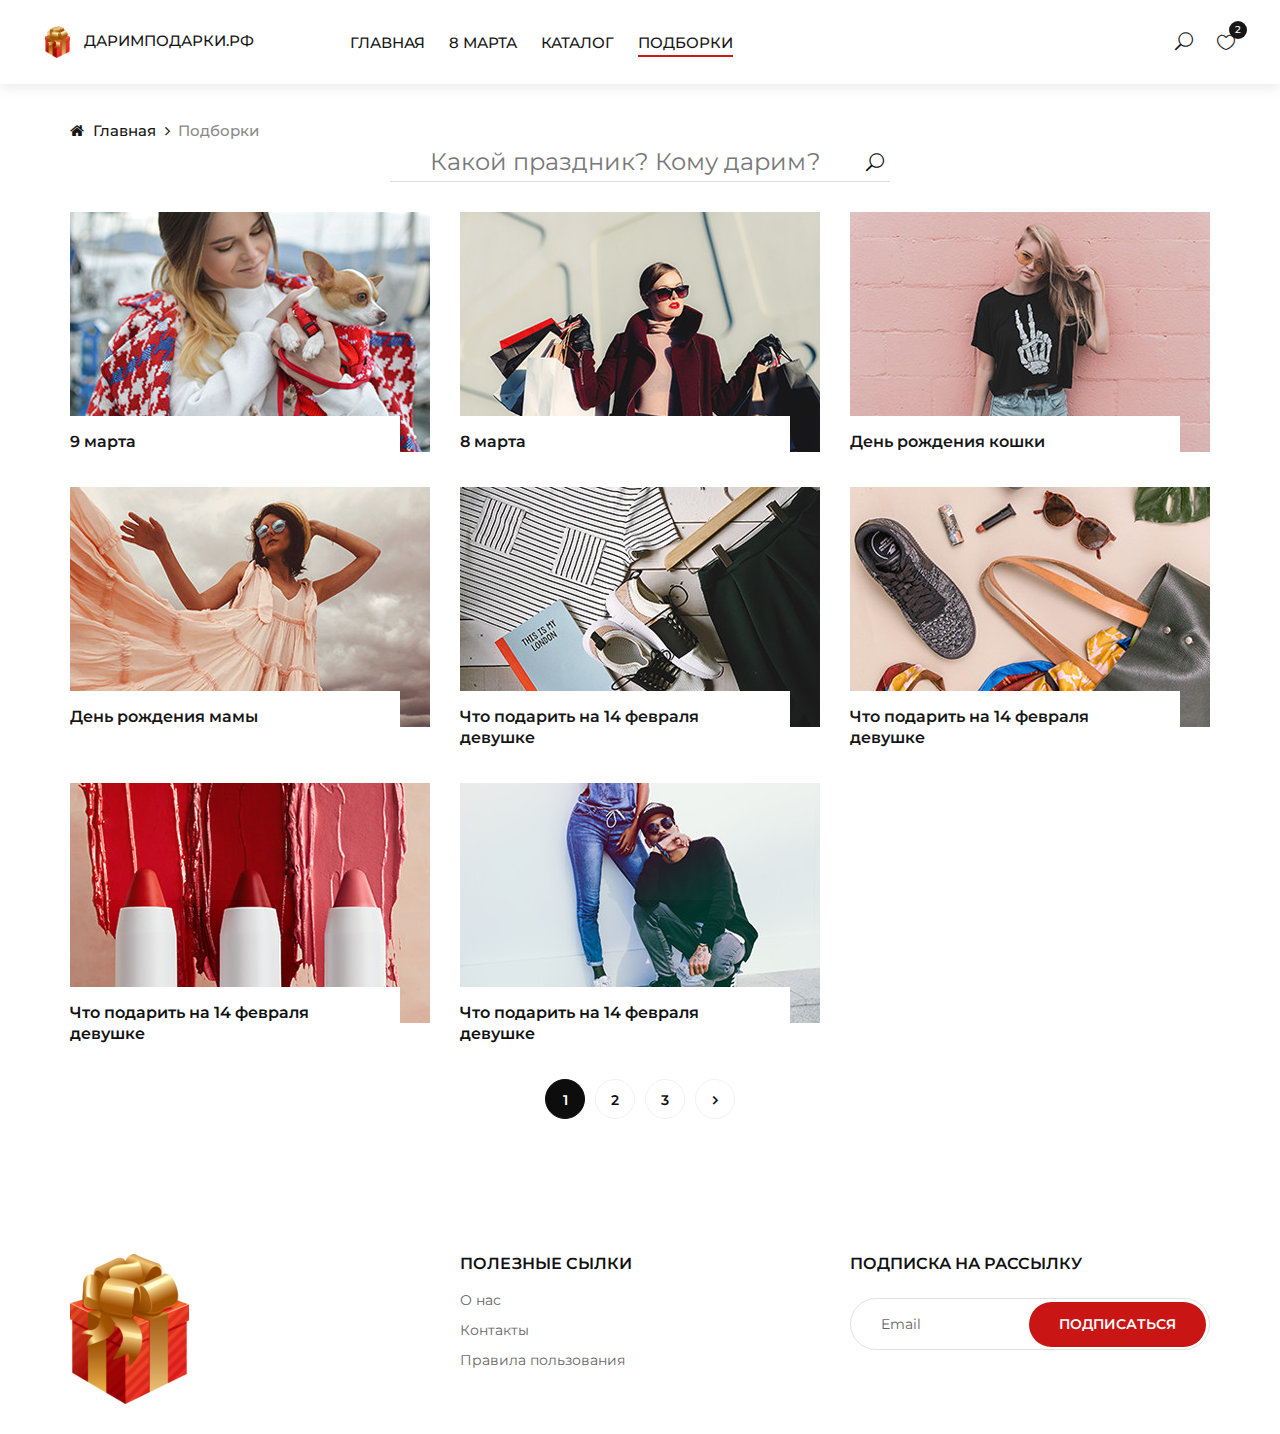
<file: selections.html>
<!DOCTYPE html>
<html lang="ru">

<head>
    <meta charset="UTF-8">
    <meta name="description" content="Ashion Template">
    <meta name="keywords" content="Ashion, unica, creative, html">
    <meta name="viewport" content="width=device-width, initial-scale=1.0">
    <meta http-equiv="X-UA-Compatible" content="ie=edge">
    <title>Ashion | Template</title>

    <!-- Google Font -->
    <link href="https://fonts.googleapis.com/css2?family=Cookie&display=swap" rel="stylesheet">
    <link href="https://fonts.googleapis.com/css2?family=Montserrat:wght@400;500;600;700;800;900&display=swap"
          rel="stylesheet">

    <!-- Css Styles -->
    <link rel="stylesheet" href="css/bootstrap.min.css" type="text/css">
    <link rel="stylesheet" href="css/font-awesome.min.css" type="text/css">
    <link rel="stylesheet" href="css/elegant-icons.css" type="text/css">
    <link rel="stylesheet" href="css/jquery-ui.min.css" type="text/css">
    <link rel="stylesheet" href="css/magnific-popup.css" type="text/css">
    <link rel="stylesheet" href="css/owl.carousel.min.css" type="text/css">
    <link rel="stylesheet" href="css/slicknav.min.css" type="text/css">
    <link rel="stylesheet" href="css/style.css" type="text/css">
</head>

<body>
<!-- Page Preloder -->
<div id="preloder">
    <div class="loader"></div>
</div>

<!-- Offcanvas Menu Begin -->
<div class="offcanvas-menu-overlay"></div>
<div class="offcanvas-menu-wrapper">
    <div class="offcanvas__close">+</div>
    <ul class="offcanvas__widget">
        <li><span class="icon_search search-switch"></span></li>
        <li><a href="#"><span class="icon_heart_alt"></span>
            <div class="tip">2</div>
        </a></li>
        <li><a href="#"><span class="icon_bag_alt"></span>
            <div class="tip">2</div>
        </a></li>
    </ul>
    <div class="offcanvas__logo">
        <a href="./index.html"><img src="img/logo.png" alt=""></a>
    </div>
    <div id="mobile-menu-wrap"></div>
</div>
<!-- Offcanvas Menu End -->

<!-- Header Section Begin -->
<header class="header">
    <div class="container-fluid">
        <div class="row">
            <div class="col-xl-3 col-lg-2">
                <div class="header__logo">
                    <a href="./index.html"><img src="img/logo.png" alt="">
                        даримподарки.рф
                    </a>
                </div>
            </div>
            <div class="col-xl-6 col-lg-7">
                <nav class="header__menu">
                    <ul>
                        <li><a href="./index.html">Главная</a></li>
                        <li><a href="./index.html">8 марта</a></li>
                        <li><a href="./presents.html">Каталог</a></li>
                        <li class="active"><a href="./selections.html">Подборки</a></li>
                    </ul>
                </nav>
            </div>
            <div class="col-lg-3">
                <div class="header__right">
                    <!--                    <div class="header__right__auth">-->
                    <!--                        <a href="#">Login</a>-->
                    <!--                        <a href="#">Register</a>-->
                    <!--                    </div>-->
                    <ul class="header__right__widget">
                        <li><span class="icon_search search-switch"></span></li>
                        <li>
                            <a href="#"><span class="icon_heart_alt"></span>
                                <div class="tip">2</div>
                            </a>
                        </li>
                        <!--                        <li>-->
                        <!--                            <a href="#"><span class="icon_bag_alt"></span>-->
                        <!--                            <div class="tip">2</div>-->
                        <!--                            </a>-->
                        <!--                        </li>-->
                    </ul>
                </div>
            </div>
        </div>
        <div class="canvas__open">
            <i class="fa fa-bars"></i>
        </div>
    </div>
</header>
<!-- Header Section End -->

<!-- Breadcrumb Begin -->
<div class="breadcrumb-option">
    <div class="container">
        <div class="row">
            <div class="col-lg-12">
                <div class="breadcrumb__links">
                    <a href="./index.html"><i class="fa fa-home"></i> Главная</a>
                    <span>Подборки</span>
                </div>
            </div>
        </div>
    </div>
</div>
<!-- Breadcrumb End -->

<section>
    <div class="container">
        <div class="row">
            <div class="col-md-12">
                <div class="d-flex align-items-center justify-content-center">
                    <form class="search-block-form">
                        <input type="text" id="search" placeholder="Какой праздник? Кому дарим?" autocomplete="off">
                        <button class="icon_search search-switch"></button>
                    </form>
                </div>
            </div>
        </div>
    </div>
</section>

<!-- Shop Section Begin -->
<section class="blog spad">
    <div class="container">
        <div class="row">
            <div class="col-lg-4 col-md-6 col-sm-6">
                <a href="./celebration.html" class="blog__item">
                    <div class="blog__item__pic set-bg" data-setbg="img/selections/blog-2.jpg" style="background-image: url('img/selections/blog-2.jpg');"></div>
                    <div class="blog__item__text">
                        <h6>9 марта</h6>
                    </div>
                </a>
            </div>
            <div class="col-lg-4 col-md-6 col-sm-6">
                <a href="./celebration.html" class="blog__item">
                    <div class="blog__item__pic set-bg" data-setbg="img/selections/blog-3.jpg" style="background-image: url('img/selections/blog-3.jpg');"></div>
                    <div class="blog__item__text">
                        <h6>8 марта</h6>

                    </div>
                </a>
            </div>
            <div class="col-lg-4 col-md-6 col-sm-6">
                <a href="./celebration.html" class="blog__item">
                    <div class="blog__item__pic set-bg" data-setbg="img/selections/blog-4.jpg" style="background-image: url('img/selections/blog-4.jpg');"></div>
                    <div class="blog__item__text">
                        <h6>День рождения кошки</h6>

                    </div>
                </a>
            </div>
            <div class="col-lg-4 col-md-6 col-sm-6">

                <a href="./celebration.html" class="blog__item">
                    <div class="blog__item__pic set-bg" data-setbg="img/selections/blog-5.jpg" style="background-image: url('img/selections/blog-7.jpg');">
                    </div>
                    <div class="blog__item__text">
                        <h6>День рождения мамы</h6>
                    </div>
                </a>
            </div>
            <div class="col-lg-4 col-md-6 col-sm-6">
                <a href="./celebration.html" class="blog__item">
                    <div class="blog__item__pic set-bg" data-setbg="img/selections/blog-7.jpg" style="background-image: url('img/selections/blog-7.jpg');"></div>
                    <div class="blog__item__text">
                        <h6>Что подарить на 14 февраля девушке</h6>
                    </div>
                </a>
            </div>
            <div class="col-lg-4 col-md-6 col-sm-6">
                <a href="./celebration.html" class="blog__item">
                    <div class="blog__item__pic set-bg" data-setbg="img/selections/blog-8.jpg" style="background-image: url('img/selections/blog-8.jpg');"></div>
                    <div class="blog__item__text">
                        <h6>Что подарить на 14 февраля девушке</h6>
                    </div>
                </a>
            </div>
            <div class="col-lg-4 col-md-6 col-sm-6">
                <a href="./celebration.html" class="blog__item">
                    <div class="blog__item__pic set-bg" data-setbg="img/selections/blog-9.jpg" style="background-image: url('img/selections/blog-9.jpg');"></div>
                    <div class="blog__item__text">
                        <h6>Что подарить на 14 февраля девушке</h6>
                    </div>
                </a>
            </div>
            <div class="col-lg-4 col-md-6 col-sm-6">
                <a href="./celebration.html" class="blog__item">
                    <div class="blog__item__pic set-bg" data-setbg="img/selections/blog-10.jpg" style="background-image: url('img/selections/blog-10.jpg');"></div>
                    <div class="blog__item__text">
                        <h6>Что подарить на 14 февраля девушке</h6>
                    </div>
                </a>
            </div>

            <!-- Pagination Start -->
            <div class="col-lg-12 text-center">
                <div class="pagination__option">
                    <a class="active" href="#">1</a>
                    <a href="#">2</a>
                    <a href="#">3</a>
                    <a href="#"><i class="fa fa-angle-right"></i></a>
                </div>
            </div>
            <!-- Pagination End -->
        </div>
    </div>
</section>
<!-- Shop Section End -->


<!-- Footer Section Begin -->
<footer class="footer">
    <div class="container">
        <div class="row">
            <div class="col-lg-4 col-md-6 col-sm-7">
                <div class="footer__about">
                    <div class="footer__logo">
                        <a href="./index.html"><img src="img/logo.png" alt=""></a>
                    </div>
                </div>
            </div>
            <div class="col-lg-4 col-md-4 col-sm-5">
                <div class="footer__widget">
                    <h6>Полезные сылки</h6>
                    <ul>
                        <li><a href="#">О нас</a></li>
                        <li><a href="#">Контакты</a></li>
                        <li><a href="#">Правила пользования</a></li>
                    </ul>
                </div>
            </div>
            <div class="col-lg-4 col-md-8 col-sm-8">
                <div class="footer__newslatter">
                    <h6>Подписка на рассылку</h6>
                    <form action="#">
                        <input type="text" placeholder="Email">
                        <button type="submit" class="site-btn">Подписаться</button>
                    </form>
                </div>
            </div>
        </div>
    </div>
</footer>
<!-- Footer Section End -->

<!-- Search Begin -->
<div class="search-model">
    <div class="h-100 d-flex align-items-center justify-content-center">
        <div class="search-close-switch">+</div>
        <form class="search-model-form">
            <input type="text" id="search-input" placeholder="Поиск...">
        </form>
    </div>
</div>
<!-- Search End -->

<!-- Js Plugins -->
<script src="js/jquery-3.3.1.min.js"></script>
<script src="js/bootstrap.min.js"></script>
<script src="js/jquery.magnific-popup.min.js"></script>
<script src="js/jquery-ui.min.js"></script>
<script src="js/mixitup.min.js"></script>
<script src="js/jquery.countdown.min.js"></script>
<script src="js/jquery.slicknav.js"></script>
<script src="js/owl.carousel.min.js"></script>
<script src="js/jquery.nicescroll.min.js"></script>
<script src="js/main.js"></script>
</body>

</html>
</file>
<file: css/elegant-icons.css>
@font-face {
    font-family: 'ElegantIcons';
    src:url('../fonts/ElegantIcons.eot');
    src:url('../fonts/ElegantIcons.eot?#iefix') format('embedded-opentype'),
    url('../fonts/ElegantIcons.woff') format('woff'),
    url('../fonts/ElegantIcons.ttf') format('truetype'),
    url('../fonts/ElegantIcons.svg#ElegantIcons') format('svg');
    font-weight: normal;
    font-style: normal;
}

/* Use the following CSS code if you want to use data attributes for inserting your icons */
[data-icon]:before {
    font-family: 'ElegantIcons';
    content: attr(data-icon);
    speak: none;
    font-weight: normal;
    font-variant: normal;
    text-transform: none;
    line-height: 1;
    -webkit-font-smoothing: antialiased;
    -moz-osx-font-smoothing: grayscale;
}

/* Use the following CSS code if you want to have a class per icon */
/*
Instead of a list of all class selectors,
you can use the generic selector below, but it's slower:
[class*="your-class-prefix"] {
*/
.arrow_up, .arrow_down, .arrow_left, .arrow_right, .arrow_left-up, .arrow_right-up, .arrow_right-down, .arrow_left-down, .arrow-up-down, .arrow_up-down_alt, .arrow_left-right_alt, .arrow_left-right, .arrow_expand_alt2, .arrow_expand_alt, .arrow_condense, .arrow_expand, .arrow_move, .arrow_carrot-up, .arrow_carrot-down, .arrow_carrot-left, .arrow_carrot-right, .arrow_carrot-2up, .arrow_carrot-2down, .arrow_carrot-2left, .arrow_carrot-2right, .arrow_carrot-up_alt2, .arrow_carrot-down_alt2, .arrow_carrot-left_alt2, .arrow_carrot-right_alt2, .arrow_carrot-2up_alt2, .arrow_carrot-2down_alt2, .arrow_carrot-2left_alt2, .arrow_carrot-2right_alt2, .arrow_triangle-up, .arrow_triangle-down, .arrow_triangle-left, .arrow_triangle-right, .arrow_triangle-up_alt2, .arrow_triangle-down_alt2, .arrow_triangle-left_alt2, .arrow_triangle-right_alt2, .arrow_back, .icon_minus-06, .icon_plus, .icon_close, .icon_check, .icon_minus_alt2, .icon_plus_alt2, .icon_close_alt2, .icon_check_alt2, .icon_zoom-out_alt, .icon_zoom-in_alt, .icon_search, .icon_box-empty, .icon_box-selected, .icon_minus-box, .icon_plus-box, .icon_box-checked, .icon_circle-empty, .icon_circle-slelected, .icon_stop_alt2, .icon_stop, .icon_pause_alt2, .icon_pause, .icon_menu, .icon_menu-square_alt2, .icon_menu-circle_alt2, .icon_ul, .icon_ol, .icon_adjust-horiz, .icon_adjust-vert, .icon_document_alt, .icon_documents_alt, .icon_pencil, .icon_pencil-edit_alt, .icon_pencil-edit, .icon_folder-alt, .icon_folder-open_alt, .icon_folder-add_alt, .icon_info_alt, .icon_error-oct_alt, .icon_error-circle_alt, .icon_error-triangle_alt, .icon_question_alt2, .icon_question, .icon_comment_alt, .icon_chat_alt, .icon_vol-mute_alt, .icon_volume-low_alt, .icon_volume-high_alt, .icon_quotations, .icon_quotations_alt2, .icon_clock_alt, .icon_lock_alt, .icon_lock-open_alt, .icon_key_alt, .icon_cloud_alt, .icon_cloud-upload_alt, .icon_cloud-download_alt, .icon_image, .icon_images, .icon_lightbulb_alt, .icon_gift_alt, .icon_house_alt, .icon_genius, .icon_mobile, .icon_tablet, .icon_laptop, .icon_desktop, .icon_camera_alt, .icon_mail_alt, .icon_cone_alt, .icon_ribbon_alt, .icon_bag_alt, .icon_creditcard, .icon_cart_alt, .icon_paperclip, .icon_tag_alt, .icon_tags_alt, .icon_trash_alt, .icon_cursor_alt, .icon_mic_alt, .icon_compass_alt, .icon_pin_alt, .icon_pushpin_alt, .icon_map_alt, .icon_drawer_alt, .icon_toolbox_alt, .icon_book_alt, .icon_calendar, .icon_film, .icon_table, .icon_contacts_alt, .icon_headphones, .icon_lifesaver, .icon_piechart, .icon_refresh, .icon_link_alt, .icon_link, .icon_loading, .icon_blocked, .icon_archive_alt, .icon_heart_alt, .icon_star_alt, .icon_star-half_alt, .icon_star, .icon_star-half, .icon_tools, .icon_tool, .icon_cog, .icon_cogs, .arrow_up_alt, .arrow_down_alt, .arrow_left_alt, .arrow_right_alt, .arrow_left-up_alt, .arrow_right-up_alt, .arrow_right-down_alt, .arrow_left-down_alt, .arrow_condense_alt, .arrow_expand_alt3, .arrow_carrot_up_alt, .arrow_carrot-down_alt, .arrow_carrot-left_alt, .arrow_carrot-right_alt, .arrow_carrot-2up_alt, .arrow_carrot-2dwnn_alt, .arrow_carrot-2left_alt, .arrow_carrot-2right_alt, .arrow_triangle-up_alt, .arrow_triangle-down_alt, .arrow_triangle-left_alt, .arrow_triangle-right_alt, .icon_minus_alt, .icon_plus_alt, .icon_close_alt, .icon_check_alt, .icon_zoom-out, .icon_zoom-in, .icon_stop_alt, .icon_menu-square_alt, .icon_menu-circle_alt, .icon_document, .icon_documents, .icon_pencil_alt, .icon_folder, .icon_folder-open, .icon_folder-add, .icon_folder_upload, .icon_folder_download, .icon_info, .icon_error-circle, .icon_error-oct, .icon_error-triangle, .icon_question_alt, .icon_comment, .icon_chat, .icon_vol-mute, .icon_volume-low, .icon_volume-high, .icon_quotations_alt, .icon_clock, .icon_lock, .icon_lock-open, .icon_key, .icon_cloud, .icon_cloud-upload, .icon_cloud-download, .icon_lightbulb, .icon_gift, .icon_house, .icon_camera, .icon_mail, .icon_cone, .icon_ribbon, .icon_bag, .icon_cart, .icon_tag, .icon_tags, .icon_trash, .icon_cursor, .icon_mic, .icon_compass, .icon_pin, .icon_pushpin, .icon_map, .icon_drawer, .icon_toolbox, .icon_book, .icon_contacts, .icon_archive, .icon_heart, .icon_profile, .icon_group, .icon_grid-2x2, .icon_grid-3x3, .icon_music, .icon_pause_alt, .icon_phone, .icon_upload, .icon_download, .social_facebook, .social_twitter, .social_pinterest, .social_googleplus, .social_tumblr, .social_tumbleupon, .social_wordpress, .social_instagram, .social_dribbble, .social_vimeo, .social_linkedin, .social_rss, .social_deviantart, .social_share, .social_myspace, .social_skype, .social_youtube, .social_picassa, .social_googledrive, .social_flickr, .social_blogger, .social_spotify, .social_delicious, .social_facebook_circle, .social_twitter_circle, .social_pinterest_circle, .social_googleplus_circle, .social_tumblr_circle, .social_stumbleupon_circle, .social_wordpress_circle, .social_instagram_circle, .social_dribbble_circle, .social_vimeo_circle, .social_linkedin_circle, .social_rss_circle, .social_deviantart_circle, .social_share_circle, .social_myspace_circle, .social_skype_circle, .social_youtube_circle, .social_picassa_circle, .social_googledrive_alt2, .social_flickr_circle, .social_blogger_circle, .social_spotify_circle, .social_delicious_circle, .social_facebook_square, .social_twitter_square, .social_pinterest_square, .social_googleplus_square, .social_tumblr_square, .social_stumbleupon_square, .social_wordpress_square, .social_instagram_square, .social_dribbble_square, .social_vimeo_square, .social_linkedin_square, .social_rss_square, .social_deviantart_square, .social_share_square, .social_myspace_square, .social_skype_square, .social_youtube_square, .social_picassa_square, .social_googledrive_square, .social_flickr_square, .social_blogger_square, .social_spotify_square, .social_delicious_square, .icon_printer, .icon_calulator, .icon_building, .icon_floppy, .icon_drive, .icon_search-2, .icon_id, .icon_id-2, .icon_puzzle, .icon_like, .icon_dislike, .icon_mug, .icon_currency, .icon_wallet, .icon_pens, .icon_easel, .icon_flowchart, .icon_datareport, .icon_briefcase, .icon_shield, .icon_percent, .icon_globe, .icon_globe-2, .icon_target, .icon_hourglass, .icon_balance, .icon_rook, .icon_printer-alt, .icon_calculator_alt, .icon_building_alt, .icon_floppy_alt, .icon_drive_alt, .icon_search_alt, .icon_id_alt, .icon_id-2_alt, .icon_puzzle_alt, .icon_like_alt, .icon_dislike_alt, .icon_mug_alt, .icon_currency_alt, .icon_wallet_alt, .icon_pens_alt, .icon_easel_alt, .icon_flowchart_alt, .icon_datareport_alt, .icon_briefcase_alt, .icon_shield_alt, .icon_percent_alt, .icon_globe_alt, .icon_clipboard {
    font-family: 'ElegantIcons';
    speak: none;
    font-style: normal;
    font-weight: normal;
    font-variant: normal;
    text-transform: none;
    line-height: 1;
    -webkit-font-smoothing: antialiased;
}
.arrow_up:before {
    content: "\21";
}
.arrow_down:before {
    content: "\22";
}
.arrow_left:before {
    content: "\23";
}
.arrow_right:before {
    content: "\24";
}
.arrow_left-up:before {
    content: "\25";
}
.arrow_right-up:before {
    content: "\26";
}
.arrow_right-down:before {
    content: "\27";
}
.arrow_left-down:before {
    content: "\28";
}
.arrow-up-down:before {
    content: "\29";
}
.arrow_up-down_alt:before {
    content: "\2a";
}
.arrow_left-right_alt:before {
    content: "\2b";
}
.arrow_left-right:before {
    content: "\2c";
}
.arrow_expand_alt2:before {
    content: "\2d";
}
.arrow_expand_alt:before {
    content: "\2e";
}
.arrow_condense:before {
    content: "\2f";
}
.arrow_expand:before {
    content: "\30";
}
.arrow_move:before {
    content: "\31";
}
.arrow_carrot-up:before {
    content: "\32";
}
.arrow_carrot-down:before {
    content: "\33";
}
.arrow_carrot-left:before {
    content: "\34";
}
.arrow_carrot-right:before {
    content: "\35";
}
.arrow_carrot-2up:before {
    content: "\36";
}
.arrow_carrot-2down:before {
    content: "\37";
}
.arrow_carrot-2left:before {
    content: "\38";
}
.arrow_carrot-2right:before {
    content: "\39";
}
.arrow_carrot-up_alt2:before {
    content: "\3a";
}
.arrow_carrot-down_alt2:before {
    content: "\3b";
}
.arrow_carrot-left_alt2:before {
    content: "\3c";
}
.arrow_carrot-right_alt2:before {
    content: "\3d";
}
.arrow_carrot-2up_alt2:before {
    content: "\3e";
}
.arrow_carrot-2down_alt2:before {
    content: "\3f";
}
.arrow_carrot-2left_alt2:before {
    content: "\40";
}
.arrow_carrot-2right_alt2:before {
    content: "\41";
}
.arrow_triangle-up:before {
    content: "\42";
}
.arrow_triangle-down:before {
    content: "\43";
}
.arrow_triangle-left:before {
    content: "\44";
}
.arrow_triangle-right:before {
    content: "\45";
}
.arrow_triangle-up_alt2:before {
    content: "\46";
}
.arrow_triangle-down_alt2:before {
    content: "\47";
}
.arrow_triangle-left_alt2:before {
    content: "\48";
}
.arrow_triangle-right_alt2:before {
    content: "\49";
}
.arrow_back:before {
    content: "\4a";
}
.icon_minus-06:before {
    content: "\4b";
}
.icon_plus:before {
    content: "\4c";
}
.icon_close:before {
    content: "\4d";
}
.icon_check:before {
    content: "\4e";
}
.icon_minus_alt2:before {
    content: "\4f";
}
.icon_plus_alt2:before {
    content: "\50";
}
.icon_close_alt2:before {
    content: "\51";
}
.icon_check_alt2:before {
    content: "\52";
}
.icon_zoom-out_alt:before {
    content: "\53";
}
.icon_zoom-in_alt:before {
    content: "\54";
}
.icon_search:before {
    content: "\55";
}
.icon_box-empty:before {
    content: "\56";
}
.icon_box-selected:before {
    content: "\57";
}
.icon_minus-box:before {
    content: "\58";
}
.icon_plus-box:before {
    content: "\59";
}
.icon_box-checked:before {
    content: "\5a";
}
.icon_circle-empty:before {
    content: "\5b";
}
.icon_circle-slelected:before {
    content: "\5c";
}
.icon_stop_alt2:before {
    content: "\5d";
}
.icon_stop:before {
    content: "\5e";
}
.icon_pause_alt2:before {
    content: "\5f";
}
.icon_pause:before {
    content: "\60";
}
.icon_menu:before {
    content: "\61";
}
.icon_menu-square_alt2:before {
    content: "\62";
}
.icon_menu-circle_alt2:before {
    content: "\63";
}
.icon_ul:before {
    content: "\64";
}
.icon_ol:before {
    content: "\65";
}
.icon_adjust-horiz:before {
    content: "\66";
}
.icon_adjust-vert:before {
    content: "\67";
}
.icon_document_alt:before {
    content: "\68";
}
.icon_documents_alt:before {
    content: "\69";
}
.icon_pencil:before {
    content: "\6a";
}
.icon_pencil-edit_alt:before {
    content: "\6b";
}
.icon_pencil-edit:before {
    content: "\6c";
}
.icon_folder-alt:before {
    content: "\6d";
}
.icon_folder-open_alt:before {
    content: "\6e";
}
.icon_folder-add_alt:before {
    content: "\6f";
}
.icon_info_alt:before {
    content: "\70";
}
.icon_error-oct_alt:before {
    content: "\71";
}
.icon_error-circle_alt:before {
    content: "\72";
}
.icon_error-triangle_alt:before {
    content: "\73";
}
.icon_question_alt2:before {
    content: "\74";
}
.icon_question:before {
    content: "\75";
}
.icon_comment_alt:before {
    content: "\76";
}
.icon_chat_alt:before {
    content: "\77";
}
.icon_vol-mute_alt:before {
    content: "\78";
}
.icon_volume-low_alt:before {
    content: "\79";
}
.icon_volume-high_alt:before {
    content: "\7a";
}
.icon_quotations:before {
    content: "\7b";
}
.icon_quotations_alt2:before {
    content: "\7c";
}
.icon_clock_alt:before {
    content: "\7d";
}
.icon_lock_alt:before {
    content: "\7e";
}
.icon_lock-open_alt:before {
    content: "\e000";
}
.icon_key_alt:before {
    content: "\e001";
}
.icon_cloud_alt:before {
    content: "\e002";
}
.icon_cloud-upload_alt:before {
    content: "\e003";
}
.icon_cloud-download_alt:before {
    content: "\e004";
}
.icon_image:before {
    content: "\e005";
}
.icon_images:before {
    content: "\e006";
}
.icon_lightbulb_alt:before {
    content: "\e007";
}
.icon_gift_alt:before {
    content: "\e008";
}
.icon_house_alt:before {
    content: "\e009";
}
.icon_genius:before {
    content: "\e00a";
}
.icon_mobile:before {
    content: "\e00b";
}
.icon_tablet:before {
    content: "\e00c";
}
.icon_laptop:before {
    content: "\e00d";
}
.icon_desktop:before {
    content: "\e00e";
}
.icon_camera_alt:before {
    content: "\e00f";
}
.icon_mail_alt:before {
    content: "\e010";
}
.icon_cone_alt:before {
    content: "\e011";
}
.icon_ribbon_alt:before {
    content: "\e012";
}
.icon_bag_alt:before {
    content: "\e013";
}
.icon_creditcard:before {
    content: "\e014";
}
.icon_cart_alt:before {
    content: "\e015";
}
.icon_paperclip:before {
    content: "\e016";
}
.icon_tag_alt:before {
    content: "\e017";
}
.icon_tags_alt:before {
    content: "\e018";
}
.icon_trash_alt:before {
    content: "\e019";
}
.icon_cursor_alt:before {
    content: "\e01a";
}
.icon_mic_alt:before {
    content: "\e01b";
}
.icon_compass_alt:before {
    content: "\e01c";
}
.icon_pin_alt:before {
    content: "\e01d";
}
.icon_pushpin_alt:before {
    content: "\e01e";
}
.icon_map_alt:before {
    content: "\e01f";
}
.icon_drawer_alt:before {
    content: "\e020";
}
.icon_toolbox_alt:before {
    content: "\e021";
}
.icon_book_alt:before {
    content: "\e022";
}
.icon_calendar:before {
    content: "\e023";
}
.icon_film:before {
    content: "\e024";
}
.icon_table:before {
    content: "\e025";
}
.icon_contacts_alt:before {
    content: "\e026";
}
.icon_headphones:before {
    content: "\e027";
}
.icon_lifesaver:before {
    content: "\e028";
}
.icon_piechart:before {
    content: "\e029";
}
.icon_refresh:before {
    content: "\e02a";
}
.icon_link_alt:before {
    content: "\e02b";
}
.icon_link:before {
    content: "\e02c";
}
.icon_loading:before {
    content: "\e02d";
}
.icon_blocked:before {
    content: "\e02e";
}
.icon_archive_alt:before {
    content: "\e02f";
}
.icon_heart_alt:before {
    content: "\e030";
}
.icon_star_alt:before {
    content: "\e031";
}
.icon_star-half_alt:before {
    content: "\e032";
}
.icon_star:before {
    content: "\e033";
}
.icon_star-half:before {
    content: "\e034";
}
.icon_tools:before {
    content: "\e035";
}
.icon_tool:before {
    content: "\e036";
}
.icon_cog:before {
    content: "\e037";
}
.icon_cogs:before {
    content: "\e038";
}
.arrow_up_alt:before {
    content: "\e039";
}
.arrow_down_alt:before {
    content: "\e03a";
}
.arrow_left_alt:before {
    content: "\e03b";
}
.arrow_right_alt:before {
    content: "\e03c";
}
.arrow_left-up_alt:before {
    content: "\e03d";
}
.arrow_right-up_alt:before {
    content: "\e03e";
}
.arrow_right-down_alt:before {
    content: "\e03f";
}
.arrow_left-down_alt:before {
    content: "\e040";
}
.arrow_condense_alt:before {
    content: "\e041";
}
.arrow_expand_alt3:before {
    content: "\e042";
}
.arrow_carrot_up_alt:before {
    content: "\e043";
}
.arrow_carrot-down_alt:before {
    content: "\e044";
}
.arrow_carrot-left_alt:before {
    content: "\e045";
}
.arrow_carrot-right_alt:before {
    content: "\e046";
}
.arrow_carrot-2up_alt:before {
    content: "\e047";
}
.arrow_carrot-2dwnn_alt:before {
    content: "\e048";
}
.arrow_carrot-2left_alt:before {
    content: "\e049";
}
.arrow_carrot-2right_alt:before {
    content: "\e04a";
}
.arrow_triangle-up_alt:before {
    content: "\e04b";
}
.arrow_triangle-down_alt:before {
    content: "\e04c";
}
.arrow_triangle-left_alt:before {
    content: "\e04d";
}
.arrow_triangle-right_alt:before {
    content: "\e04e";
}
.icon_minus_alt:before {
    content: "\e04f";
}
.icon_plus_alt:before {
    content: "\e050";
}
.icon_close_alt:before {
    content: "\e051";
}
.icon_check_alt:before {
    content: "\e052";
}
.icon_zoom-out:before {
    content: "\e053";
}
.icon_zoom-in:before {
    content: "\e054";
}
.icon_stop_alt:before {
    content: "\e055";
}
.icon_menu-square_alt:before {
    content: "\e056";
}
.icon_menu-circle_alt:before {
    content: "\e057";
}
.icon_document:before {
    content: "\e058";
}
.icon_documents:before {
    content: "\e059";
}
.icon_pencil_alt:before {
    content: "\e05a";
}
.icon_folder:before {
    content: "\e05b";
}
.icon_folder-open:before {
    content: "\e05c";
}
.icon_folder-add:before {
    content: "\e05d";
}
.icon_folder_upload:before {
    content: "\e05e";
}
.icon_folder_download:before {
    content: "\e05f";
}
.icon_info:before {
    content: "\e060";
}
.icon_error-circle:before {
    content: "\e061";
}
.icon_error-oct:before {
    content: "\e062";
}
.icon_error-triangle:before {
    content: "\e063";
}
.icon_question_alt:before {
    content: "\e064";
}
.icon_comment:before {
    content: "\e065";
}
.icon_chat:before {
    content: "\e066";
}
.icon_vol-mute:before {
    content: "\e067";
}
.icon_volume-low:before {
    content: "\e068";
}
.icon_volume-high:before {
    content: "\e069";
}
.icon_quotations_alt:before {
    content: "\e06a";
}
.icon_clock:before {
    content: "\e06b";
}
.icon_lock:before {
    content: "\e06c";
}
.icon_lock-open:before {
    content: "\e06d";
}
.icon_key:before {
    content: "\e06e";
}
.icon_cloud:before {
    content: "\e06f";
}
.icon_cloud-upload:before {
    content: "\e070";
}
.icon_cloud-download:before {
    content: "\e071";
}
.icon_lightbulb:before {
    content: "\e072";
}
.icon_gift:before {
    content: "\e073";
}
.icon_house:before {
    content: "\e074";
}
.icon_camera:before {
    content: "\e075";
}
.icon_mail:before {
    content: "\e076";
}
.icon_cone:before {
    content: "\e077";
}
.icon_ribbon:before {
    content: "\e078";
}
.icon_bag:before {
    content: "\e079";
}
.icon_cart:before {
    content: "\e07a";
}
.icon_tag:before {
    content: "\e07b";
}
.icon_tags:before {
    content: "\e07c";
}
.icon_trash:before {
    content: "\e07d";
}
.icon_cursor:before {
    content: "\e07e";
}
.icon_mic:before {
    content: "\e07f";
}
.icon_compass:before {
    content: "\e080";
}
.icon_pin:before {
    content: "\e081";
}
.icon_pushpin:before {
    content: "\e082";
}
.icon_map:before {
    content: "\e083";
}
.icon_drawer:before {
    content: "\e084";
}
.icon_toolbox:before {
    content: "\e085";
}
.icon_book:before {
    content: "\e086";
}
.icon_contacts:before {
    content: "\e087";
}
.icon_archive:before {
    content: "\e088";
}
.icon_heart:before {
    content: "\e089";
}
.icon_profile:before {
    content: "\e08a";
}
.icon_group:before {
    content: "\e08b";
}
.icon_grid-2x2:before {
    content: "\e08c";
}
.icon_grid-3x3:before {
    content: "\e08d";
}
.icon_music:before {
    content: "\e08e";
}
.icon_pause_alt:before {
    content: "\e08f";
}
.icon_phone:before {
    content: "\e090";
}
.icon_upload:before {
    content: "\e091";
}
.icon_download:before {
    content: "\e092";
}
.social_facebook:before {
    content: "\e093";
}
.social_twitter:before {
    content: "\e094";
}
.social_pinterest:before {
    content: "\e095";
}
.social_googleplus:before {
    content: "\e096";
}
.social_tumblr:before {
    content: "\e097";
}
.social_tumbleupon:before {
    content: "\e098";
}
.social_wordpress:before {
    content: "\e099";
}
.social_instagram:before {
    content: "\e09a";
}
.social_dribbble:before {
    content: "\e09b";
}
.social_vimeo:before {
    content: "\e09c";
}
.social_linkedin:before {
    content: "\e09d";
}
.social_rss:before {
    content: "\e09e";
}
.social_deviantart:before {
    content: "\e09f";
}
.social_share:before {
    content: "\e0a0";
}
.social_myspace:before {
    content: "\e0a1";
}
.social_skype:before {
    content: "\e0a2";
}
.social_youtube:before {
    content: "\e0a3";
}
.social_picassa:before {
    content: "\e0a4";
}
.social_googledrive:before {
    content: "\e0a5";
}
.social_flickr:before {
    content: "\e0a6";
}
.social_blogger:before {
    content: "\e0a7";
}
.social_spotify:before {
    content: "\e0a8";
}
.social_delicious:before {
    content: "\e0a9";
}
.social_facebook_circle:before {
    content: "\e0aa";
}
.social_twitter_circle:before {
    content: "\e0ab";
}
.social_pinterest_circle:before {
    content: "\e0ac";
}
.social_googleplus_circle:before {
    content: "\e0ad";
}
.social_tumblr_circle:before {
    content: "\e0ae";
}
.social_stumbleupon_circle:before {
    content: "\e0af";
}
.social_wordpress_circle:before {
    content: "\e0b0";
}
.social_instagram_circle:before {
    content: "\e0b1";
}
.social_dribbble_circle:before {
    content: "\e0b2";
}
.social_vimeo_circle:before {
    content: "\e0b3";
}
.social_linkedin_circle:before {
    content: "\e0b4";
}
.social_rss_circle:before {
    content: "\e0b5";
}
.social_deviantart_circle:before {
    content: "\e0b6";
}
.social_share_circle:before {
    content: "\e0b7";
}
.social_myspace_circle:before {
    content: "\e0b8";
}
.social_skype_circle:before {
    content: "\e0b9";
}
.social_youtube_circle:before {
    content: "\e0ba";
}
.social_picassa_circle:before {
    content: "\e0bb";
}
.social_googledrive_alt2:before {
    content: "\e0bc";
}
.social_flickr_circle:before {
    content: "\e0bd";
}
.social_blogger_circle:before {
    content: "\e0be";
}
.social_spotify_circle:before {
    content: "\e0bf";
}
.social_delicious_circle:before {
    content: "\e0c0";
}
.social_facebook_square:before {
    content: "\e0c1";
}
.social_twitter_square:before {
    content: "\e0c2";
}
.social_pinterest_square:before {
    content: "\e0c3";
}
.social_googleplus_square:before {
    content: "\e0c4";
}
.social_tumblr_square:before {
    content: "\e0c5";
}
.social_stumbleupon_square:before {
    content: "\e0c6";
}
.social_wordpress_square:before {
    content: "\e0c7";
}
.social_instagram_square:before {
    content: "\e0c8";
}
.social_dribbble_square:before {
    content: "\e0c9";
}
.social_vimeo_square:before {
    content: "\e0ca";
}
.social_linkedin_square:before {
    content: "\e0cb";
}
.social_rss_square:before {
    content: "\e0cc";
}
.social_deviantart_square:before {
    content: "\e0cd";
}
.social_share_square:before {
    content: "\e0ce";
}
.social_myspace_square:before {
    content: "\e0cf";
}
.social_skype_square:before {
    content: "\e0d0";
}
.social_youtube_square:before {
    content: "\e0d1";
}
.social_picassa_square:before {
    content: "\e0d2";
}
.social_googledrive_square:before {
    content: "\e0d3";
}
.social_flickr_square:before {
    content: "\e0d4";
}
.social_blogger_square:before {
    content: "\e0d5";
}
.social_spotify_square:before {
    content: "\e0d6";
}
.social_delicious_square:before {
    content: "\e0d7";
}
.icon_printer:before {
    content: "\e103";
}
.icon_calulator:before {
    content: "\e0ee";
}
.icon_building:before {
    content: "\e0ef";
}
.icon_floppy:before {
    content: "\e0e8";
}
.icon_drive:before {
    content: "\e0ea";
}
.icon_search-2:before {
    content: "\e101";
}
.icon_id:before {
    content: "\e107";
}
.icon_id-2:before {
    content: "\e108";
}
.icon_puzzle:before {
    content: "\e102";
}
.icon_like:before {
    content: "\e106";
}
.icon_dislike:before {
    content: "\e0eb";
}
.icon_mug:before {
    content: "\e105";
}
.icon_currency:before {
    content: "\e0ed";
}
.icon_wallet:before {
    content: "\e100";
}
.icon_pens:before {
    content: "\e104";
}
.icon_easel:before {
    content: "\e0e9";
}
.icon_flowchart:before {
    content: "\e109";
}
.icon_datareport:before {
    content: "\e0ec";
}
.icon_briefcase:before {
    content: "\e0fe";
}
.icon_shield:before {
    content: "\e0f6";
}
.icon_percent:before {
    content: "\e0fb";
}
.icon_globe:before {
    content: "\e0e2";
}
.icon_globe-2:before {
    content: "\e0e3";
}
.icon_target:before {
    content: "\e0f5";
}
.icon_hourglass:before {
    content: "\e0e1";
}
.icon_balance:before {
    content: "\e0ff";
}
.icon_rook:before {
    content: "\e0f8";
}
.icon_printer-alt:before {
    content: "\e0fa";
}
.icon_calculator_alt:before {
    content: "\e0e7";
}
.icon_building_alt:before {
    content: "\e0fd";
}
.icon_floppy_alt:before {
    content: "\e0e4";
}
.icon_drive_alt:before {
    content: "\e0e5";
}
.icon_search_alt:before {
    content: "\e0f7";
}
.icon_id_alt:before {
    content: "\e0e0";
}
.icon_id-2_alt:before {
    content: "\e0fc";
}
.icon_puzzle_alt:before {
    content: "\e0f9";
}
.icon_like_alt:before {
    content: "\e0dd";
}
.icon_dislike_alt:before {
    content: "\e0f1";
}
.icon_mug_alt:before {
    content: "\e0dc";
}
.icon_currency_alt:before {
    content: "\e0f3";
}
.icon_wallet_alt:before {
    content: "\e0d8";
}
.icon_pens_alt:before {
    content: "\e0db";
}
.icon_easel_alt:before {
    content: "\e0f0";
}
.icon_flowchart_alt:before {
    content: "\e0df";
}
.icon_datareport_alt:before {
    content: "\e0f2";
}
.icon_briefcase_alt:before {
    content: "\e0f4";
}
.icon_shield_alt:before {
    content: "\e0d9";
}
.icon_percent_alt:before {
    content: "\e0da";
}
.icon_globe_alt:before {
    content: "\e0de";
}
.icon_clipboard:before {
    content: "\e0e6";
}


.glyph {
    float: left;
    text-align: center;
    padding: .75em;
    margin: .4em 1.5em .75em 0;
    width: 6em;
    text-shadow: none;
}
.glyph_big {
    font-size: 128px;
    color: #59c5dc;
    float: left;
    margin-right: 20px;
}

.glyph div { padding-bottom: 10px;}

.glyph input {
    font-family: consolas, monospace;
    font-size: 12px;
    width: 100%;
    text-align: center;
    border: 0;
    box-shadow: 0 0 0 1px #ccc;
    padding: .2em;
    -moz-border-radius: 5px;
    -webkit-border-radius: 5px;
}
.centered {
    margin-left: auto;
    margin-right: auto;
}
.glyph .fs1 {
    font-size: 2em;
}
</file>
<file: css/style.css>
/*------------------------------------------------------------------
[Table of contents]

1.  Template default CSS
	1.1	Variables
	1.2	Mixins
	1.3	Flexbox
	1.4	Reset
2.  Helper Css
3.  Header Section
4.  Categories Section
5.  Product Section
6.  Banner Section
7.  Countdown Section
8.  Instagram
9.  Contact
10.  Footer Style
-------------------------------------------------------------------*/

/*----------------------------------------*/

/* Template default CSS
/*----------------------------------------*/
:root {
    --hex-red: #ca1515;
}

html,
body {
    height: 100%;
    font-family: "Montserrat", sans-serif;
    -webkit-font-smoothing: antialiased;
}

h1,
h2,
h3,
h4,
h5,
h6 {
    margin: 0;
    color: #111111;
    font-weight: 400;
    font-family: "Montserrat", sans-serif;
}

h1 {
    font-size: 70px;
}

h2 {
    font-size: 36px;
}

h3 {
    font-size: 30px;
}

h4 {
    font-size: 24px;
}

h5 {
    font-size: 18px;
}

h6 {
    font-size: 16px;
}

p {
    font-size: 14px;
    font-family: "Montserrat", sans-serif;
    color: #666666;
    font-weight: 400;
    line-height: 24px;
    margin: 0 0 15px 0;
}

img {
    max-width: 100%;
}

input:focus,
select:focus,
button:focus,
textarea:focus {
    outline: none;
}

a:hover,
a:focus {
    text-decoration: none;
    outline: none;
}

ul,
ol {
    padding: 0;
    margin: 0;
}

/*---------------------
  Helper CSS
-----------------------*/

.section-title {
    margin-bottom: 45px;
}

.section-title h4 {
    color: #111111;
    font-weight: 600;
    text-transform: uppercase;
    position: relative;
    display: inline-block;
}

.section-title h4:after {
    position: absolute;
    left: 0;
    bottom: -4px;
    height: 2px;
    width: 70px;
    background: #ca1515;
    content: "";
}

.set-bg {
    background-repeat: no-repeat;
    background-size: cover;
    background-position: top center;
}

.spad {
    padding-top: 100px;
    padding-bottom: 100px;
}

.text-white h1,
.text-white h2,
.text-white h3,
.text-white h4,
.text-white h5,
.text-white h6,
.text-white p,
.text-white span,
.text-white li,
.text-white a {
    color: #fff;
}

/* buttons */

.primary-btn {
    display: inline-block;
    font-size: 14px;
    text-transform: uppercase;
    font-weight: 600;
    padding: 12px 30px 10px;
    color: #ffffff;
    background: #ca1515;
}

.site-btn {
    font-size: 14px;
    color: #ffffff;
    background: #ca1515;
    font-weight: 600;
    border: none;
    text-transform: uppercase;
    display: inline-block;
    padding: 12px 30px;
    border-radius: 50px;
}

/* Preloder */

#preloder {
    position: fixed;
    width: 100%;
    height: 100%;
    top: 0;
    left: 0;
    z-index: 999999;
    background: #ffffff;
}

.loader {
    width: 40px;
    height: 40px;
    position: absolute;
    top: 50%;
    left: 50%;
    margin-top: -13px;
    margin-left: -13px;
    border-radius: 60px;
    animation: loader 0.8s linear infinite;
    -webkit-animation: loader 0.8s linear infinite;
}

@keyframes loader {
    0% {
        -webkit-transform: rotate(0deg);
        transform: rotate(0deg);
        border: 4px solid #f44336;
        border-left-color: transparent;
    }
    50% {
        -webkit-transform: rotate(180deg);
        transform: rotate(180deg);
        border: 4px solid #673ab7;
        border-left-color: transparent;
    }
    100% {
        -webkit-transform: rotate(360deg);
        transform: rotate(360deg);
        border: 4px solid #f44336;
        border-left-color: transparent;
    }
}

@-webkit-keyframes loader {
    0% {
        -webkit-transform: rotate(0deg);
        border: 4px solid #f44336;
        border-left-color: transparent;
    }
    50% {
        -webkit-transform: rotate(180deg);
        border: 4px solid #673ab7;
        border-left-color: transparent;
    }
    100% {
        -webkit-transform: rotate(360deg);
        border: 4px solid #f44336;
        border-left-color: transparent;
    }
}

.spacial-controls {
    position: fixed;
    width: 111px;
    height: 91px;
    top: 0;
    right: 0;
    z-index: 999;
}

.spacial-controls .search-switch {
    display: block;
    height: 100%;
    padding-top: 30px;
    background: #323232;
    text-align: center;
    cursor: pointer;
}

.search-model {
    display: none;
    position: fixed;
    width: 100%;
    height: 100%;
    left: 0;
    top: 0;
    background: #ffffff;
    z-index: 99999;
}

.search-model-form {
    padding: 0 15px;
}

.search-model-form input {
    width: 500px;
    font-size: 40px;
    border: none;
    border-bottom: 2px solid #dddddd;
    background: 0 0;
    color: #999;
}

.search-block-form {
    position: relative;
    display: flex;
    align-items: center;
    max-width: 500px;
    width: 100%;
    border-bottom: 1px solid #dddddd;
}

.search-block-form:after {
    position: absolute;
    left: 0;
    bottom: -0.5px;
    width: 100%;
    height: 2px;
    background: var(--hex-red);
    content: "";
    transform: scale(0);
    transition: all, 0.5s;
}

.search-block-form:focus-within:after {
    transform: scale(1);
}

.search-block-form.selections-search {
    margin: 20px 0;
}

.search-block-form input {
    width: 100%;
    font-size: 24px;
    text-align: center;
    border: none;
    background: 0 0;
    color: #999;
}

.search-block-form button {
    font-size: 18px;
    background: none;
    border: none;
}

.search-block-form button:hover,
.search-block-form button:focus {
    color: var(--hex-red);
    font-weight: bold;
}

.search-block-form.selections-search input {
    font-size: 21px;
}

.search-close-switch {
    position: absolute;
    width: 50px;
    height: 50px;
    background: #333;
    color: #fff;
    text-align: center;
    border-radius: 50%;
    font-size: 28px;
    line-height: 28px;
    top: 30px;
    cursor: pointer;
    -webkit-transform: rotate(45deg);
    -ms-transform: rotate(45deg);
    transform: rotate(45deg);
    display: -webkit-box;
    display: -ms-flexbox;
    display: flex;
    -webkit-box-align: center;
    -ms-flex-align: center;
    align-items: center;
    -webkit-box-pack: center;
    -ms-flex-pack: center;
    justify-content: center;
}

/*---------------------
  Header
-----------------------*/

.header {
    background: #ffffff;
    -webkit-box-shadow: 0px 5px 10px rgba(91, 91, 91, 0.1);
    box-shadow: 0px 5px 10px rgba(91, 91, 91, 0.1);
}

.header__logo {
    padding: 26px 0;
}

.header__logo a {
    display: inline-block;
    font-size: 15px;
    text-transform: uppercase;
    color: #111111;
    font-weight: 500;
}

.header__logo img {
    max-width: 25px;
    margin-right: 10px;
}

.header__menu {
    padding: 30px 0 27px;
}

.header__menu ul li {
    list-style: none;
    display: inline-block;
    margin-right: 40px;
    position: relative;
}

.header__menu ul li.active a:after {
    -webkit-transform: scale(1);
    -ms-transform: scale(1);
    transform: scale(1);
}

.header__menu ul li:hover a:after {
    -webkit-transform: scale(1);
    -ms-transform: scale(1);
    transform: scale(1);
}

.header__menu ul li:hover .dropdown {
    top: 27px;
    opacity: 1;
    visibility: visible;
}

.header__menu ul li:last-child {
    margin-right: 0;
}

.header__menu ul li .dropdown {
    position: absolute;
    left: 0;
    top: 56px;
    width: 150px;
    background: #111111;
    text-align: left;
    padding: 2px 0;
    z-index: 9;
    opacity: 0;
    visibility: hidden;
    -webkit-transition: all, 0.3s;
    -o-transition: all, 0.3s;
    transition: all, 0.3s;
}

.header__menu ul li .dropdown li {
    display: block;
    margin-right: 0;
}

.header__menu ul li .dropdown li a {
    font-size: 14px;
    color: #ffffff;
    font-weight: 400;
    padding: 8px 20px;
    text-transform: capitalize;
}

.header__menu ul li .dropdown li a:after {
    display: none;
}

.header__menu ul li a {
    font-size: 15px;
    text-transform: uppercase;
    color: #111111;
    font-weight: 500;
    display: block;
    padding: 2px 0;
    position: relative;
}

.header__menu ul li a:after {
    position: absolute;
    left: 0;
    bottom: 0;
    width: 100%;
    height: 2px;
    background: #ca1515;
    content: "";
    -webkit-transition: all, 0.5s;
    -o-transition: all, 0.5s;
    transition: all, 0.5s;
    -webkit-transform: scale(0);
    -ms-transform: scale(0);
    transform: scale(0);
}

.header__right {
    text-align: right;
    padding: 30px 0 27px;
}

.header__right__auth {
    display: inline-block;
    margin-right: 25px;
}

.header__right__auth a {
    font-size: 12px;
    color: #666666;
    position: relative;
    margin-right: 8px;
}

.header__right__auth a:last-child {
    margin-right: 0;
}

.header__right__auth a:last-child:after {
    display: none;
}

.header__right__auth a:after {
    position: absolute;
    right: -8px;
    top: -2px;
    content: "/";
    font-size: 13px;
}

.header__right__widget {
    display: inline-block;
}

.header__right__widget li {
    list-style: none;
    display: inline-block;
    font-size: 18px;
    color: #111111;
    margin-right: 20px;
    cursor: pointer;
}

.header__right__widget li:last-child {
    margin-right: 0;
}

.header__right__widget li a {
    font-size: 18px;
    color: #111111;
    position: relative;
}

.header__right__widget li a .tip {
    position: absolute;
    right: -12px;
    top: -11px;
    height: 18px;
    width: 18px;
    background: #111111;
    font-size: 10px;
    font-weight: 500;
    color: #ffffff;
    line-height: 18px;
    text-align: center;
    border-radius: 50%;
}

.offcanvas-menu-wrapper {
    display: none;
}

.canvas__open {
    display: none;
}

/*---------------------
  Banner
-----------------------*/

.banner {
    height: 350px;
}

.banner__text span {
    display: block;
    margin-bottom: 10px;
    font-size: 18px;
    color: #ca1515;
    text-transform: uppercase;
}

.banner__text h1 {
    font-size: 40px;
    color: #111111;
    font-family: "Cookie", cursive;
    margin-bottom: 15px;
}

.banner__text a {
    font-size: 14px;
    color: #111111;
    text-transform: uppercase;
    font-weight: 700;
    position: relative;
    padding: 0 0 3px;
    display: inline-block;
}

.banner__text a:after {
    position: absolute;
    left: 0;
    bottom: 0;
    height: 2px;
    width: 100%;
    background: #ca1515;
    content: "";
}

.banner__slider {
    text-align: center;
    padding: 50px 0 0;
}

.banner__slider.owl-carousel .owl-dots {
    position: absolute;
    left: 0;
    top: 280px;
    width: 100%;
    text-align: center;
}

.banner__slider.owl-carousel .owl-dots button {
    height: 12px;
    width: 12px;
    background: #a1a1a1;
    border-radius: 50%;
    margin-right: 10px;
}

.banner__slider.owl-carousel .owl-dots button.active {
    background: #ca1515;
}

.banner__slider.owl-carousel .owl-dots button:last-child {
    margin-right: 0;
}

/*---------------------
  Trend
-----------------------*/

.trend {
    padding-top: 80px;
    padding-bottom: 50px;
}

.trend__content .section-title h4 {
    font-size: 20px;
}

.trend__content .section-title h4:after {
    bottom: -6px;
}

.trend__item {
    overflow: hidden;
    margin-bottom: 35px;
}

.trend__item__pic {
    float: left;
    margin-right: 25px;
}

.trend__item__text {
    overflow: hidden;
}

.trend__item__text h6 {
    font-size: 14px;
    color: #111111;
    margin-bottom: 5px;
}

.trend__item__text .rating {
    line-height: 18px;
    margin-bottom: 6px;
}

.trend__item__text .rating i {
    font-size: 10px;
    color: #e3c01c;
    margin-right: -4px;
}

.trend__item__text .rating i:last-child {
    margin-right: 0;
}

.trend__item__text .product__price {
    color: #111111;
    font-weight: 600;
}

.trend__item__text .product__price span {
    font-size: 14px;
    color: #b1b0b0;
    text-decoration: line-through;
    margin-left: 4px;
}

/*---------------------
  Discount
-----------------------*/

.discount__pic img {
    min-width: 100%;
    height: 100%;
}

.discount__text {
    background: #f4f4f4;
    height: 390px;
    padding: 75px 90px 50px;
    text-align: center;
}

.discount__text a {
    font-size: 14px;
    color: #111111;
    text-transform: uppercase;
    font-weight: 700;
    position: relative;
    padding: 0 0 3px;
    display: inline-block;
}

.discount__text a:after {
    position: absolute;
    left: 0;
    bottom: 0;
    height: 2px;
    width: 100%;
    background: #ca1515;
    content: "";
}

.discount__text__title {
    text-align: center;
    position: relative;
    z-index: 1;
    margin-bottom: 60px;
}

.discount__text__title:after {
    position: absolute;
    left: 50%;
    top: -38px;
    height: 183px;
    width: 183px;
    background: #ffffff;
    content: "";
    border-radius: 50%;
    z-index: -1;
    margin-left: -91.5px;
}

.discount__text__title span {
    font-size: 12px;
    color: #111111;
    font-weight: 500;
    text-transform: uppercase;
}

.discount__text__title h2 {
    font-size: 60px;
    color: #ca1515;
    font-family: "Cookie", cursive;
    line-height: 46px;
    margin-bottom: 10px;
}

.discount__text__title h5 {
    color: #ca1515;
    font-weight: 700;
}

.discount__text__title h5 span {
    font-size: 14px;
    color: #111111;
    margin-right: 4px;
}

.discount__countdown {
    text-align: center;
    margin-bottom: 10px;
}

.countdown__item {
    margin-bottom: 15px;
    float: left;
    width: 25%;
}

.countdown__item:last-child {
    margin-right: 0;
}

.countdown__item span {
    font-size: 30px;
    font-weight: 600;
    color: #111111;
    display: inline-block;
}

.countdown__item p {
    color: #111111;
    margin-bottom: 0;
    display: inline-block;
    font-weight: 500;
}

/*---------------------
  Services
-----------------------*/

.services {
    padding-top: 80px;
    padding-bottom: 50px;
}

.services__item {
    padding-left: 65px;
    position: relative;
    margin-bottom: 20px;
}

.services__item i {
    font-size: 36px;
    color: #ca1515;
    position: absolute;
    left: 0;
    top: 4px;
}

.services__item h6 {
    color: #111111;
    font-weight: 600;
    margin-bottom: 5px;
}

.services__item p {
    margin-bottom: 0;
}

/*---------------------
  Instagram
-----------------------*/

.instagram {
    margin-bottom: 50px;
}

.instagram__item {
    height: 270px;
    display: -webkit-box;
    display: -ms-flexbox;
    display: flex;
    -webkit-box-align: center;
    -ms-flex-align: center;
    align-items: center;
    -webkit-box-pack: center;
    -ms-flex-pack: center;
    justify-content: center;
    position: relative;
    margin: 0 5px;
    z-index: 1;
    /*background-size: contain;*/
    background-size: cover;
}

.instagram__item:hover:after {
    opacity: 1;
}

.instagram__item:hover .instagram__text {
    opacity: 1;
    visibility: visible;
}

.instagram__item:after {
    position: absolute;
    left: 0;
    top: 0;
    height: 100%;
    width: 100%;
    background: rgba(255, 255, 255, 0.9);
    content: "";
    opacity: 0;
    z-index: -1;
    -webkit-transition: all, 0.3s;
    -o-transition: all, 0.3s;
    transition: all, 0.3s;
}

.instagram__text {
    text-align: center;
    opacity: 0;
    visibility: hidden;
    -webkit-transition: all, 0.3s;
    -o-transition: all, 0.3s;
    transition: all, 0.3s;
}

.instagram__text i {
    font-size: 30px;
    color: #0d0d0d;
}

.instagram__text a {
    font-size: 16px;
    color: #0d0d0d;
    font-weight: 500;
    display: block;
    margin-top: 10px;
}

@media screen and (max-width: 1199px) {
    .instagram__item  {
        height: 230px;
    }
}

@media screen and (max-width: 991px) {
    .instagram__item  {
        height: 220px;
    }
}
@media screen and (max-width: 850px) {
    .instagram__item  {
        height: 170px;
    }
}
@media screen and (max-width: 575px) {
    .instagram__item  {
        height: 300px;
        background-size: contain;
    }
}

/*---------------------
  Footer
-----------------------*/

.footer {
    padding-top: 55px;
    background: #ffffff;
    /*-webkit-box-shadow: 0px 5px 10px rgb(91 91 91 / 10%);*/
    /*box-shadow: 0px -5px 10px rgb(91 91 91 / 10%);*/
}

.footer__about {
    margin-bottom: 30px;
}

.footer__about p {
    margin-bottom: 20px;
}

.footer__logo {
    margin-bottom: 20px;
}

.footer__payment a {
    margin-right: 6px;
    margin-bottom: 10px;
    display: inline-block;
}

.footer__payment a:last-child {
    margin-right: 0;
}

.footer__widget {
    margin-bottom: 30px;
}

.footer__widget h6 {
    color: #111111;
    font-weight: 600;
    text-transform: uppercase;
    margin-bottom: 12px;
}

.footer__widget ul li {
    list-style: none;
}

.footer__widget ul li a {
    font-size: 14px;
    color: #666666;
    line-height: 30px;
}

.footer__newslatter {
    margin-bottom: 30px;
}

.footer__newslatter h6 {
    color: #111111;
    font-weight: 600;
    text-transform: uppercase;
    margin-bottom: 25px;
}

.footer__newslatter form {
    position: relative;
    margin-bottom: 30px;
}

.footer__newslatter form input {
    height: 52px;
    width: 100%;
    border: 1px solid #e1e1e1;
    border-radius: 50px;
    padding-left: 30px;
    font-size: 14px;
    color: #666666;
}

.footer__newslatter form input::-webkit-input-placeholder {
    color: #666666;
}

.footer__newslatter form input::-moz-placeholder {
    color: #666666;
}

.footer__newslatter form input:-ms-input-placeholder {
    color: #666666;
}

.footer__newslatter form input::-ms-input-placeholder {
    color: #666666;
}

.footer__newslatter form input::placeholder {
    color: #666666;
}

.footer__newslatter form button {
    position: absolute;
    right: 4px;
    top: 4px;
}

.footer__social a {
    display: inline-block;
    height: 40px;
    width: 40px;
    background: #e1e1e1;
    font-size: 15px;
    color: #111111;
    line-height: 40px;
    text-align: center;
    border-radius: 50%;
    margin-right: 6px;
    margin-bottom: 5px;
}

.footer__social a:last-child {
    margin-right: 0;
}

.footer__copyright__text {
    border-top: 1px solid #e1e1e1;
    padding: 18px 0 25px;
    text-align: center;
    margin-top: 35px;
}

.footer__copyright__text p {
    margin-bottom: 0;
}

.footer__copyright__text a {
    color: #5C5C5C;
}

.footer__copyright__text i {
    color: #ca1515;
}

.footer__copyright__text a:hover {
    color: #ca1515;
}

/*---------------------
  Breadcrumb
-----------------------*/

.breadcrumb-option {
    padding-top: 35px;
}

.breadcrumb__links a {
    font-size: 15px;
    font-weight: 500;
    color: #111111;
    margin-right: 18px;
    display: inline-block;
    position: relative;
}

.breadcrumb__links a:after {
    position: absolute;
    right: -14px;
    top: 0;
    content: "";
    font-family: "FontAwesome";
}

.breadcrumb__links a i {
    margin-right: 5px;
}

.breadcrumb__links span {
    font-size: 15px;
    font-weight: 500;
    color: #888888;
    display: inline-block;
}

/*---------------------
  Categories
-----------------------*/

.categories {
    overflow: hidden;
    margin-top: 10px;
}

.categories .container-fluid {
    padding-right: 5px;
}

.categories__item {
    height: 314px;
    display: -webkit-box;
    display: -ms-flexbox;
    display: flex;
    -webkit-box-align: center;
    -ms-flex-align: center;
    align-items: center;
    padding-left: 30px;
    margin-bottom: 10px;
    margin-right: 10px;
}

.categories__item.categories__large__item {
    height: 638px;
    padding-left: 70px;
}

.categories__item.categories__large__item .categories__text {
    max-width: 480px;
}

.categories__item.categories__large__item .categories__text p {
    margin-bottom: 15px;
}

.categories__text h1 {
    font-family: "Cookie", cursive;
    color: #111111;
    margin-bottom: 5px;
}

.categories__text h4 {
    color: #111111;
    font-weight: 700;
}

.categories__text p {
    margin-bottom: 10px;
}

.categories__text a {
    font-size: 14px;
    color: #111111;
    text-transform: uppercase;
    font-weight: 600;
    position: relative;
    padding: 0 0 3px;
    display: inline-block;
}

.categories__text a:after {
    position: absolute;
    left: 0;
    bottom: 0;
    height: 2px;
    width: 100%;
    background: #ca1515;
    content: "";
}

/*---------------------
  Product
-----------------------*/

.product {
    padding-top: 60px;
    padding-bottom: 50px;
}

.filter__controls {
    text-align: right;
    margin-bottom: 50px;
}

.filter__controls li {
    font-size: 14px;
    list-style: none;
    display: inline-block;
    color: #111111;
    margin-right: 35px;
    position: relative;
    cursor: pointer;
}

.filter__controls li.active:after {
    opacity: 1;
}

.filter__controls li:after {
    position: absolute;
    left: 0;
    bottom: -4px;
    height: 2px;
    width: 100%;
    background: #ca1515;
    content: "";
    opacity: 0;
}

.filter__controls li:last-child {
    margin-right: 0;
}

.product__item {
    margin-bottom: 50px;
    padding: 5px;
    border: 2px solid #efeded;
    transition: 0.2s;
}

.product__item:hover {
    border-color: #dd9191;
}

.product__item:hover .product__hover li {
    opacity: 1;
    top: 0;
}

.product__item.sale .product__item__pic .label {
    background: #ca1515;
}

.product__item.sale .product__item__text .product__price {
    color: #ca1515;
}

.product__item__pic {
    display: block;
    height: 300px;
    position: relative;
    overflow: hidden;
    background-size: contain;
    font-size: 0px;
}

.product__item__pic .label {
    font-size: 12px;
    color: #ffffff;
    font-weight: 500;
    display: inline-block;
    padding: 2px 8px;
    text-transform: uppercase;
    position: absolute;
    left: 10px;
    top: 10px;
}

.product__item__pic .label.new {
    background: #36a300;
}

.product__item__pic .label.stockout {
    background: #111111;
}

.product__item__pic .label.stockblue {
    background: #0066bd !important;
}

.product__item__pic .label.sale {
    background: #ca1515;
}

.product__hover {
    position: absolute;
    left: 0;
    width: 100%;
    bottom: 30px;
    text-align: center;
}

.product__hover li {
    list-style: none;
    display: inline-block;
    margin-right: 10px;
    position: relative;
    top: 100px;
    opacity: 0;
}

.product__hover li:nth-child(1) {
    -webkit-transition: all 0.25s ease 0.1s;
    -o-transition: all 0.25s ease 0.1s;
    transition: all 0.25s ease 0.1s;
}

.product__hover li:nth-child(2) {
    -webkit-transition: all 0.25s ease 0.15s;
    -o-transition: all 0.25s ease 0.15s;
    transition: all 0.25s ease 0.15s;
}

.product__hover li:nth-child(3) {
    -webkit-transition: all 0.25s ease 0.2s;
    -o-transition: all 0.25s ease 0.2s;
    transition: all 0.25s ease 0.2s;
}

.product__hover li:last-child {
    margin-right: 0;
}

.product__hover li:hover a {
    background: #ca1515;
}

.product__hover li:hover a span {
    color: #ffffff;
    -webkit-transform: rotate(360deg);
    -ms-transform: rotate(360deg);
    transform: rotate(360deg);
}

.product__hover li a {
    font-size: 18px;
    color: #111111;
    display: block;
    height: 45px;
    width: 45px;
    background: #ffffff;
    line-height: 48px;
    text-align: center;
    border-radius: 50%;
    -webkit-transition: all, 0.5s;
    -o-transition: all, 0.5s;
    transition: all, 0.5s;
}

.product__hover li a span {
    position: relative;
    -webkit-transform: rotate(0);
    -ms-transform: rotate(0);
    transform: rotate(0);
    -webkit-transition: all, 0.3s;
    -o-transition: all, 0.3s;
    transition: all, 0.3s;
    display: inline-block;
}

.product__item__favorites  {
    position: absolute;
    right: 0;
    top: -4px;
    border: none;
    font-size: 18px;
    color: #111111;
    display: block;
    height: 45px;
    width: 45px;
    background: #ffffff;
    line-height: 46px;
    text-align: center;
    border-radius: 50%;
    -webkit-transition: all, 0.3s;
    -o-transition: all, 0.3s;
    transition: all, 0.3s;;
}

.product__item__favorites:focus,
.product__item__favorites:hover {
    background: #ca1515;
    color: #fff;
}


.product__item__text {
    text-align: center;
    /*padding-top: 22px;*/
}

.product__item__text h6 a {
    font-size: 14px;
    color: #111111;
}

.product__item__text .rating {
    line-height: 18px;
    margin-bottom: 5px;
}

.product__item__text .rating i {
    font-size: 10px;
    color: #e3c01c;
    margin-right: -4px;
}

.product__item__text .rating i:last-child {
    margin-right: 0;
}

.product__item__text .product__price {
    color: #111111;
    font-weight: 600;
}

.product__item__text .product__price span {
    font-size: 14px;
    color: #b1b0b0;
    text-decoration: line-through;
    margin-left: 4px;
}

/*---------------------
  Shop
-----------------------*/

.shop {
    padding-top: 70px;
    padding-bottom: 80px;
}

.sidebar__categories {
    margin-bottom: 50px;
}

.sidebar__categories .section-title {
    margin-bottom: 35px;
}

.sidebar__categories .section-title h4 {
    font-size: 18px;
}

.categories__accordion .card {
    border: none;
    border-radius: 0;
    padding-bottom: 12px;
    border-bottom: 1px solid #f2f2f2 !important;
    margin-bottom: 12px;
}

.categories__accordion .card:last-child {
    padding-bottom: 0;
    margin-bottom: 0;
    border-bottom: none !important;
}

.categories__accordion .card-heading {
    cursor: pointer;
}

.categories__accordion .card-heading a {
    font-size: 14px;
    font-weight: 500;
    color: #111111;
    display: block;
}

.categories__accordion .card-body {
    padding-left: 0;
    padding-top: 6px;
    padding-bottom: 0;
}

.categories__accordion .card-body li {
    list-style: none;
    position: relative;
    padding-left: 16px;
}

.categories__accordion .card-body li:before {
    position: absolute;
    left: 4px;
    top: 14px;
    height: 1px;
    width: 4px;
    background: #666666;
    content: "";
}

.categories__accordion .card-body li a {
    font-size: 14px;
    color: #666666;
    line-height: 30px;
}

.categories__accordion .card-heading a:after,
.categories__accordion .card-heading>a.active[aria-expanded=false]:after {
    content: "";
    font-size: 14px;
    font-family: "FontAwesome";
    color: #666666;
    position: absolute;
    right: 30px;
    top: 0px;
}

.categories__accordion .card-heading.active a:after {
    content: "";
    font-size: 14px;
    font-family: "FontAwesome";
    color: #666666;
    position: absolute;
    right: 30px;
    top: -1px;
}

.categories__accordion .card-heading a[aria-expanded=true]:after,
.categories__accordion .card-heading>a.active:after {
    content: "";
    font-size: 14px;
    font-family: "FontAwesome";
    color: #666666;
    position: absolute;
    right: 30px;
    top: -1px;
}

.sidebar__filter {
    position: relative;
    margin-bottom: 60px;
}

.sidebar__filter .section-title {
    margin-bottom: 50px;
}

.sidebar__filter .section-title h4 {
    font-size: 18px;
}

.sidebar__filter button {
    font-size: 14px;
    color: #0d0d0d;
    text-transform: uppercase;
    letter-spacing: 2px;
    font-weight: 700;
    display: inline-block;
    padding: 5px 16px 5px 20px;
    border: 2px solid var(--hex-red);
    position: absolute;
    right: 0;
    bottom: 0;
    border-radius: 2px;
    background: #fff;
}

.filter-range-wrap .range-slider .price-input {
    position: relative;
}

.filter-range-wrap .range-slider .price-input p {
    font-size: 16px;
    color: #0d0d0d;
    font-weight: 500;
    display: inline-block;
    margin-bottom: 0;
}

/*.filter-range-wrap .range-slider .price-input:after {*/
/*    position: absolute;*/
/*    left: 81px;*/
/*    top: 12px;*/
/*    height: 1px;*/
/*    width: 5px;*/
/*    background: #0d0d0d;*/
/*    content: "";*/
/*}*/

.filter-range-wrap .range-slider .price-input input {
    margin-right: 10px;
    padding: 3px;
    font-size: 16px;
    color: #0d0d0d;
    max-width: 26%;
    /*border: none;*/
}

.filter-range-wrap .range-slider .price-input input:nth-child(1) {
    margin-right: 28px;
}

.filter-range-wrap .price-range {
    border-radius: 0;
    margin-bottom: 28px;
}

.filter-range-wrap .price-range.ui-widget-content {
    border: none;
    background: rgba(0, 0, 0, 0.1);
    height: 5px;
}

.filter-range-wrap .price-range.ui-widget-content .ui-slider-handle {
    height: 14px;
    width: 14px;
    border-radius: 50%;
    background: #ca1515;
    border: none;
    outline: none;
    cursor: pointer;
}

.filter-range-wrap .price-range .ui-slider-range {
    background: #ca1515;
    border-radius: 0;
}

.filter-range-wrap .price-range:hover,
.filter-range-wrap .price-range .ui-slider-range:hover {
    cursor: pointer;
}

.sidebar__sizes,
.sidebar__color {
    margin-bottom: 40px;
}

.sidebar__sizes .section-title,
.sidebar__color .section-title {
    margin-bottom: 35px;
}

.sidebar__sizes .section-title h4,
.sidebar__color .section-title h4 {
    font-size: 18px;
}

.sidebar__sizes .size__list label,
.sidebar__color .size__list label {
    display: block;
    padding-left: 20px;
    font-size: 14px;
    text-transform: uppercase;
    color: #444444;
    position: relative;
    cursor: pointer;
}

.sidebar__sizes .size__list label input,
.sidebar__color .size__list label input {
    position: absolute;
    visibility: hidden;
}

.sidebar__sizes .size__list label input:checked~.checkmark,
.sidebar__color .size__list label input:checked~.checkmark {
    border-color: #ca1515;
}

.sidebar__sizes .size__list label input:checked~.checkmark:after,
.sidebar__color .size__list label input:checked~.checkmark:after {
    border-color: #ca1515;
    opacity: 1;
}

.sidebar__sizes .size__list label .checkmark,
.sidebar__color .size__list label .checkmark {
    position: absolute;
    left: 0;
    top: 4px;
    height: 10px;
    width: 10px;
    border: 1px solid #444444;
    border-radius: 2px;
}

.sidebar__sizes .size__list label .checkmark:after,
.sidebar__color .size__list label .checkmark:after {
    position: absolute;
    left: 0px;
    top: -2px;
    width: 11px;
    height: 5px;
    border: solid #ffffff;
    border-width: 1.5px 1.5px 0px 0px;
    -webkit-transform: rotate(127deg);
    -ms-transform: rotate(127deg);
    transform: rotate(127deg);
    opacity: 0;
    content: "";
}

.sidebar__color .color__list label {
    text-transform: capitalize;
}

.pagination__option a {
    display: inline-block;
    height: 40px;
    width: 40px;
    border: 1px solid #f2f2f2;
    border-radius: 50%;
    font-size: 14px;
    color: #111111;
    font-weight: 600;
    line-height: 40px;
    text-align: center;
    -webkit-transition: all, 0.3s;
    -o-transition: all, 0.3s;
    transition: all, 0.3s;
    margin-right: 6px;
}

.pagination__option a:last-child {
    margin-right: 0;
}

.pagination__option a i {
    font-weight: 600;
}

.pagination__option a.active,
.pagination__option a:hover {
    background: #0d0d0d;
    border-color: #0d0d0d;
    color: #ffffff;
}

/*---------------------
  Product Details
-----------------------*/

.product-details {
    padding-top: 70px;
    padding-bottom: 50px;
}

.product__details__purpose {
    margin-bottom: 30px;
}

.product__details__link {
    font-weight: 700;
    font-size: 14px;
    color: #ca1515;
    text-decoration: underline;
}

.product__details__pic {
    overflow: hidden;
}

.product__details__pic__left {
    width: 22%;
    max-height: 574px;
    float: left;
    overflow-y: auto;
}

.product__details__pic__left .pt {
    display: block;
    margin-bottom: 20px;
    cursor: pointer;
    position: relative;
}

.product__details__pic__left .pt::after {
    content: "";
    position: absolute;
    width: 100%;
    height: 100%;
    left: 0;
    top: 0;
    background: #000;
    opacity: 0;
    -webkit-transition: all 0.3s;
    -o-transition: all 0.3s;
    transition: all 0.3s;
}

.product__details__pic__left .pt.active::after {
    opacity: 0.3;
}

.product__details__pic__left .pt:last-child {
    margin-bottom: 0;
}

.product__details__pic__left .pt img {
    min-width: 100%;
}

.product__details__slider__content {
    width: calc(100% - 10px);
    float: left;
}

.product__details__pic__slider.owl-carousel .owl-nav button {
    position: absolute;
    left: 10px;
    top: 50%;
    font-size: 22px;
    color: #111111;
    width: 40px;
    height: 40px;
    background: rgba(255, 255, 255, 0.7);
    border-radius: 50%;
    line-height: 44px;
    text-align: center;
    margin-top: -20px;
}

.product__details__pic__slider.owl-carousel .owl-nav button.owl-next {
    left: auto;
    right: 10px;
}

.product__details__text h3 {
    color: #111111;
    font-weight: 600;
    text-transform: uppercase;
    margin-bottom: 12px;
}

.product__details__text h3 span {
    display: block;
    font-size: 14px;
    color: #444444;
    text-transform: none;
    font-weight: 400;
    margin-top: 5px;
}

.product__details__text .rating {
    margin-bottom: 16px;
}

.product__details__text .rating i {
    font-size: 12px;
    color: #e3c01c;
    margin-right: -4px;
}

.product__details__text .rating span {
    font-size: 12px;
    color: #666666;
    margin-left: 5px;
}

.product__details__text p {
    color: #444444;
    margin-bottom: 28px;
}

.product__details__price {
    font-size: 30px;
    font-weight: 600;
    color: #ca1515;
    margin-bottom: 30px;
}

.product__details__price span {
    font-size: 18px;
    color: #b1b0b0;
    text-decoration: line-through;
    margin-left: 10px;
    display: inline-block;
}

.quantity {
    float: left;
    margin-right: 10px;
    margin-bottom: 10px;
}

.quantity>span {
    font-size: 14px;
    color: #111111;
    font-weight: 600;
    float: left;
    margin-top: 14px;
    margin-right: 15px;
}

.pro-qty {
    height: 50px;
    width: 150px;
    border: 1px solid #ebebeb;
    border-radius: 50px;
    padding: 0 20px;
    overflow: hidden;
    display: inline-block;
}

.pro-qty .qtybtn {
    font-size: 14px;
    color: #666666;
    cursor: pointer;
    float: left;
    width: 12px;
    line-height: 46px;
}

.pro-qty input {
    font-size: 14px;
    color: #666666;
    font-weight: 500;
    border: none;
    float: left;
    width: 84px;
    text-align: center;
    height: 48px;
}

.product__details__button {
    overflow: hidden;
    margin-bottom: 25px;
}

.product__details__button .cart-btn {
    display: inline-block;
    font-size: 14px;
    color: #ffffff;
    background: #ca1515;
    font-weight: 600;
    text-transform: uppercase;
    padding: 14px 30px 15px;
    border-radius: 50px;
    float: left;
    margin-right: 10px;
    margin-bottom: 10px;
}

.product__details__button ul {
    float: left;
}

.product__details__button ul li {
    list-style: none;
    display: inline-block;
    margin-right: 5px;
}

.product__details__button ul li:last-child {
    margin-right: 0;
}

.product__details__button ul li a {
    display: inline-block;
    height: 50px;
    width: 50px;
    border: 1px solid #ebebeb;
    border-radius: 50%;
    line-height: 50px;
    text-align: center;
    padding-top: 1px;
}

.product__details__button ul li a span {
    font-size: 18px;
    color: #666666;
}

.product__details__widget {
    border-top: 1px solid #ebebeb;
    padding-top: 35px;
}

.product__details__widget ul li {
    list-style: none;
    margin-bottom: 10px;
}

.product__details__widget ul li:last-child {
    margin-bottom: 0;
}

.product__details__widget ul li span {
    display: inline-block;
    font-size: 14px;
    font-weight: 600;
    color: #111111;
    width: 150px;
    float: left;
}

.product__details__widget ul li .stock__checkbox {
    overflow: hidden;
}

.product__details__widget ul li .stock__checkbox label {
    display: block;
    padding-left: 20px;
    font-size: 14px;
    color: #666666;
    position: relative;
    cursor: pointer;
}

.product__details__widget ul li .stock__checkbox label input {
    position: absolute;
    visibility: hidden;
}

.product__details__widget ul li .stock__checkbox label input:checked~.checkmark {
    border-color: #ca1515;
}

.product__details__widget ul li .stock__checkbox label input:checked~.checkmark:after {
    border-color: #ca1515;
    opacity: 1;
}

.product__details__widget ul li .stock__checkbox label .checkmark {
    position: absolute;
    left: 0;
    top: 5px;
    height: 10px;
    width: 10px;
    border: 1px solid #444444;
    border-radius: 2px;
}

.product__details__widget ul li .stock__checkbox label .checkmark:after {
    position: absolute;
    left: 0px;
    top: -2px;
    width: 11px;
    height: 5px;
    border: solid #ffffff;
    border-width: 1.5px 1.5px 0px 0px;
    -webkit-transform: rotate(127deg);
    -ms-transform: rotate(127deg);
    transform: rotate(127deg);
    opacity: 0;
    content: "";
}

.product__details__widget ul li .color__checkbox label {
    display: inline-block;
    cursor: pointer;
    position: relative;
    margin-right: 20px;
}

.product__details__widget ul li .color__checkbox label.active input~.checkmark:after {
    border-color: #ffffff;
    opacity: 1;
}

.product__details__widget ul li .color__checkbox label:last-child {
    margin-right: 0;
}

.product__details__widget ul li .color__checkbox label input {
    position: absolute;
    visibility: hidden;
}

.product__details__widget ul li .color__checkbox label input:checked~.checkmark:after {
    border-color: #ffffff;
    opacity: 1;
}

.product__details__widget ul li .color__checkbox label .checkmark {
    position: absolute;
    left: 0;
    top: -10px;
    height: 20px;
    width: 20px;
    background: #e31e2f;
    border-radius: 50%;
    content: "";
}

.product__details__widget ul li .color__checkbox label .checkmark.black-bg {
    background: #111111;
}

.product__details__widget ul li .color__checkbox label .checkmark.grey-bg {
    background: #e4aa8b;
}

.product__details__widget ul li .color__checkbox label .checkmark:after {
    position: absolute;
    left: 3px;
    top: 5px;
    width: 13px;
    height: 6px;
    border: solid #ffffff;
    border-width: 1.5px 1.5px 0px 0px;
    -webkit-transform: rotate(127deg);
    -ms-transform: rotate(127deg);
    transform: rotate(127deg);
    opacity: 0;
    content: "";
}

.product__details__widget ul li .size__btn label {
    font-size: 14px;
    color: #666666;
    text-transform: uppercase;
    cursor: pointer;
    margin-right: 10px;
    display: inline-block;
    margin-bottom: 0;
}

.product__details__widget ul li .size__btn label:last-child {
    margin-right: 0;
}

.product__details__widget ul li .size__btn label.active {
    color: #ca1515;
}

.product__details__widget ul li .size__btn label input {
    position: absolute;
    visibility: hidden;
}

.product__details__widget ul li p {
    margin-bottom: 0;
    color: #666666;
}

.product__details__tab {
    padding-top: 80px;
    margin-bottom: 65px;
}

.nav {
    border-bottom: none;
    -webkit-box-pack: center;
    -ms-flex-pack: center;
    justify-content: center;
    position: relative;
    margin-bottom: 40px;
}

.nav::before {
    position: absolute;
    left: 0;
    top: 13px;
    height: 1px;
    width: 335px;
    background: #e1e1e1;
    content: "";
}

.nav::after {
    position: absolute;
    right: 0;
    top: 13px;
    height: 1px;
    width: 335px;
    background: #e1e1e1;
    content: "";
}

.nav-item {
    margin-right: 46px;
}

.nav-item:last-child {
    margin-right: 0;
}

.nav-item .nav-link {
    font-size: 18px;
    color: #666666;
    font-weight: 600;
    border: none;
    border-top-left-radius: 0;
    border-top-right-radius: 0;
    padding: 0;
}

.nav-item .nav-link.active {
    color: #111111;
}

.tab-content .tab-pane h6 {
    color: #666666;
    font-weight: 600;
    margin-bottom: 10px;
}

.tab-content .tab-pane p:last-child {
    margin-bottom: 0;
}

.related__title h5 {
    font-size: 20px;
    color: #111111;
    font-weight: 600;
    text-transform: uppercase;
    margin-bottom: 35px;
}

/*---------------------
  Shop Cart
-----------------------*/

.shop-cart {
    padding-top: 70px;
    padding-bottom: 90px;
}

.shop__cart__table {
    margin-bottom: 30px;
}

.shop__cart__table table {
    width: 100%;
}

.shop__cart__table thead {
    border-bottom: 1px solid #f2f2f2;
}

.shop__cart__table thead th {
    font-size: 18px;
    color: #111111;
    font-weight: 600;
    text-transform: uppercase;
    padding-bottom: 20px;
}

.shop__cart__table tbody tr {
    border-bottom: 1px solid #f2f2f2;
}

.shop__cart__table tbody tr td {
    padding: 30px 0;
}

.shop__cart__table tbody tr .cart__product__item {
    overflow: hidden;
    width: 585px;
}

.shop__cart__table tbody tr .cart__product__item img {
    float: left;
    margin-right: 25px;
}

.shop__cart__table tbody tr .cart__product__item .cart__product__item__title {
    overflow: hidden;
    padding-top: 23px;
}

.shop__cart__table tbody tr .cart__product__item .cart__product__item__title h6 {
    color: #111111;
    font-weight: 600;
}

.shop__cart__table tbody tr .cart__product__item .cart__product__item__title .rating i {
    font-size: 10px;
    color: #e3c01c;
    margin-right: -4px;
}

.shop__cart__table tbody tr .cart__price {
    font-size: 16px;
    color: #ca1515;
    font-weight: 600;
    width: 190px;
}

.shop__cart__table tbody tr .cart__quantity {
    width: 190px;
}

.shop__cart__table tbody tr .cart__quantity .pro-qty {
    border: none;
    padding: 0;
    width: 110px;
    border-radius: 0;
}

.shop__cart__table tbody tr .cart__quantity .pro-qty input {
    color: #444444;
}

.shop__cart__table tbody tr .cart__quantity .pro-qty .qtybtn {
    font-size: 16px;
    color: #444444;
}

.shop__cart__table tbody tr .cart__total {
    font-size: 16px;
    color: #ca1515;
    font-weight: 600;
    width: 150px;
}

.shop__cart__table tbody tr .cart__close {
    text-align: right;
}

.shop__cart__table tbody tr .cart__close span {
    height: 45px;
    width: 45px;
    background: #f2f2f2;
    border-radius: 50%;
    font-size: 18px;
    color: #111111;
    line-height: 44px;
    text-align: center;
    display: inline-block;
    font-weight: 600;
    cursor: pointer;
}

.cart__btn {
    margin-bottom: 50px;
}

.cart__btn.update__btn {
    text-align: right;
}

.cart__btn a {
    font-size: 14px;
    color: #111111;
    font-weight: 600;
    text-transform: uppercase;
    display: inline-block;
    padding: 14px 30px 12px;
    background: #f5f5f5;
}

.cart__btn a span {
    color: #ca1515;
    font-size: 14px;
    margin-right: 5px;
}

.discount__content h6 {
    color: #111111;
    font-weight: 600;
    text-transform: uppercase;
    display: inline-block;
    margin-right: 30px;
}

.discount__content form {
    position: relative;
    width: 370px;
    display: inline-block;
}

.discount__content form input {
    height: 52px;
    width: 100%;
    border: 1px solid #444444;
    border-radius: 50px;
    padding-left: 30px;
    padding-right: 115px;
    font-size: 14px;
    color: #444444;
}

.discount__content form input::-webkit-input-placeholder {
    color: #444444;
}

.discount__content form input::-moz-placeholder {
    color: #444444;
}

.discount__content form input:-ms-input-placeholder {
    color: #444444;
}

.discount__content form input::-ms-input-placeholder {
    color: #444444;
}

.discount__content form input::placeholder {
    color: #444444;
}

.discount__content form button {
    position: absolute;
    right: 4px;
    top: 4px;
}

.cart__total__procced {
    background: #f5f5f5;
    padding: 40px;
}

.cart__total__procced h6 {
    color: #111111;
    font-weight: 600;
    text-transform: uppercase;
    margin-bottom: 10px;
}

.cart__total__procced ul {
    margin-bottom: 25px;
}

.cart__total__procced ul li {
    list-style: none;
    font-size: 16px;
    color: #111111;
    font-weight: 600;
    overflow: hidden;
    line-height: 40px;
}

.cart__total__procced ul li span {
    color: #ca1515;
    float: right;
}

.cart__total__procced .primary-btn {
    display: block;
    border-radius: 50px;
    text-align: center;
    padding: 12px 0 10px;
}

/*---------------------
  Checkout
-----------------------*/

.checkout {
    padding-top: 80px;
    padding-bottom: 70px;
}

.coupon__link {
    font-size: 14px;
    color: #444444;
    padding: 14px 0;
    background: #f5f5f5;
    border-top: 2px solid #ca1515;
    text-align: center;
    margin-bottom: 50px;
}

.coupon__link a {
    font-size: 14px;
    color: #444444;
}

.coupon__link span {
    font-size: 14px;
    color: #ca1515;
}

.checkout__form h5 {
    color: #111111;
    font-weight: 600;
    text-transform: uppercase;
    border-bottom: 1px solid #e1e1e1;
    padding-bottom: 20px;
    margin-bottom: 25px;
}

.checkout__form .checkout__form__input p {
    color: #444444;
    font-weight: 500;
    margin-bottom: 10px;
}

.checkout__form .checkout__form__input p span {
    color: #ca1515;
}

.checkout__form .checkout__form__input input {
    height: 50px;
    width: 100%;
    border: 1px solid #e1e1e1;
    border-radius: 2px;
    margin-bottom: 25px;
    font-size: 14px;
    padding-left: 20px;
    color: #666666;
}

.checkout__form .checkout__form__input input::-webkit-input-placeholder {
    color: #666666;
}

.checkout__form .checkout__form__input input::-moz-placeholder {
    color: #666666;
}

.checkout__form .checkout__form__input input:-ms-input-placeholder {
    color: #666666;
}

.checkout__form .checkout__form__input input::-ms-input-placeholder {
    color: #666666;
}

.checkout__form .checkout__form__input input::placeholder {
    color: #666666;
}

.checkout__form .checkout__form__checkbox {
    margin-bottom: 20px;
}

.checkout__form .checkout__form__checkbox label {
    display: block;
    padding-left: 24px;
    font-size: 14px;
    color: #444444;
    font-weight: 500;
    position: relative;
    cursor: pointer;
    margin-bottom: 16px;
}

.checkout__form .checkout__form__checkbox label input {
    position: absolute;
    visibility: hidden;
}

.checkout__form .checkout__form__checkbox label input:checked~.checkmark {
    border-color: #ca1515;
}

.checkout__form .checkout__form__checkbox label input:checked~.checkmark:after {
    border-color: #ca1515;
    opacity: 1;
}

.checkout__form .checkout__form__checkbox label .checkmark {
    position: absolute;
    left: 0;
    top: 4px;
    height: 10px;
    width: 10px;
    border: 1px solid #444444;
    border-radius: 2px;
}

.checkout__form .checkout__form__checkbox label .checkmark:after {
    position: absolute;
    left: 0px;
    top: -2px;
    width: 11px;
    height: 5px;
    border: solid #ffffff;
    border-width: 1.5px 1.5px 0px 0px;
    -webkit-transform: rotate(127deg);
    -ms-transform: rotate(127deg);
    transform: rotate(127deg);
    opacity: 0;
    content: "";
}

.checkout__form .checkout__form__checkbox p {
    margin-bottom: 0;
}

.checkout__order {
    background: #f5f5f5;
    padding: 30px;
}

.checkout__order h5 {
    border-bottom: 1px solid #d7d7d7;
    margin-bottom: 18px;
}

.checkout__order .site-btn {
    width: 100%;
}

.checkout__order__product {
    border-bottom: 1px solid #d7d7d7;
    padding-bottom: 22px;
}

.checkout__order__product ul li {
    list-style: none;
    font-size: 14px;
    color: #444444;
    font-weight: 500;
    overflow: hidden;
    margin-bottom: 14px;
    line-height: 24px;
}

.checkout__order__product ul li:last-child {
    margin-bottom: 0;
}

.checkout__order__product ul li span {
    font-size: 14px;
    color: #111111;
    font-weight: 600;
    float: right;
}

.checkout__order__product ul li .top__text {
    font-size: 16px;
    color: #111111;
    font-weight: 600;
    float: left;
}

.checkout__order__product ul li .top__text__right {
    font-size: 16px;
    color: #111111;
    font-weight: 600;
    float: right;
}

.checkout__order__total {
    padding-top: 12px;
    border-bottom: 1px solid #d7d7d7;
    padding-bottom: 10px;
    margin-bottom: 25px;
}

.checkout__order__total ul li {
    list-style: none;
    font-size: 16px;
    color: #111111;
    font-weight: 600;
    overflow: hidden;
    line-height: 40px;
}

.checkout__order__total ul li span {
    color: #ca1515;
    float: right;
}

.checkout__order__widget {
    padding-bottom: 10px;
}

.checkout__order__widget label {
    display: block;
    padding-left: 25px;
    font-size: 14px;
    font-weight: 500;
    color: #111111;
    position: relative;
    cursor: pointer;
    margin-bottom: 14px;
}

.checkout__order__widget label input {
    position: absolute;
    visibility: hidden;
}

.checkout__order__widget label input:checked~.checkmark {
    border-color: #ca1515;
}

.checkout__order__widget label input:checked~.checkmark:after {
    border-color: #ca1515;
    opacity: 1;
}

.checkout__order__widget label .checkmark {
    position: absolute;
    left: 0;
    top: 4px;
    height: 10px;
    width: 10px;
    border: 1px solid #444444;
    border-radius: 2px;
}

.checkout__order__widget label .checkmark:after {
    position: absolute;
    left: 0px;
    top: -2px;
    width: 11px;
    height: 5px;
    border: solid #ffffff;
    border-width: 1.5px 1.5px 0px 0px;
    -webkit-transform: rotate(127deg);
    -ms-transform: rotate(127deg);
    transform: rotate(127deg);
    opacity: 0;
    content: "";
}

/*---------------------
    Blog
-----------------------*/

.blog {
    padding-top: 30px;
    padding-bottom: 80px;
}

.blog__item {
    display: block;
    margin-bottom: 35px;
    color: #111111;
}

.blog__item:hover h6,
.blog__item:focus h6 {
    color: var(--hex-red);
}

.blog__item__pic {
    height: 240px;
}

.blog__item__pic.large__item {
    height: 540px;
}

.blog__item__text {
    padding: 15px 20px 0 0;
    margin-right: 30px;
    background: #ffffff;
    margin-top: -36px;
}

.blog__item__text h6 {
    margin-bottom: 6px;
    font-weight: 600;
    line-height: 21px;
}

.blog__item__text ul li {
    font-size: 12px;
    display: inline-block;
    list-style: none;
    margin-right: 25px;
    position: relative;
}

.blog__item__text ul li:after {
    position: absolute;
    right: -17px;
    top: 0px;
    content: "|";
}

.blog__item__text ul li:last-child {
    margin-right: 0;
}

.blog__item__text ul li:last-child:after {
    display: none;
}

.primary-btn.load-btn {
    color: #111111;
    background: #f2f2f2;
    padding: 12px 85px 10px;
    border-radius: 50px;
}

/*---------------------
  Blog Sidebar
-----------------------*/

.blog__sidebar {
    padding-left: 40px;
}

.blog__sidebar__item {
    margin-bottom: 50px;
}

.blog__sidebar__item:last-child {
    margin-bottom: 0;
}

.blog__sidebar__item .section-title {
    margin-bottom: 40px;
}

.blog__sidebar__item .section-title h4 {
    font-size: 16px;
}

.blog__sidebar__item .section-title h4:after {
    bottom: -7px;
}

.blog__sidebar__item ul li {
    list-style: none;
    line-height: 30px;
}

.blog__sidebar__item ul li a {
    font-size: 14px;
    color: #111111;
    -webkit-transition: all, 0.3s;
    -o-transition: all, 0.3s;
    transition: all, 0.3s;
}

.blog__sidebar__item ul li a:hover {
    color: #ca1515;
}

.blog__sidebar__item ul li a:hover span {
    color: #111111;
}

.blog__sidebar__item ul li a span {
    float: right;
    color: #888888;
}

.blog__feature__item {
    display: block;
    overflow: hidden;
    margin-bottom: 30px;
}

.blog__feature__item:last-child {
    margin-bottom: 0;
}

.blog__feature__item__pic {
    float: left;
    margin-right: 25px;
}

.blog__feature__item__text {
    overflow: hidden;
}

.blog__feature__item__text h6 {
    font-size: 14px;
    color: #111111;
    font-weight: 600;
    line-height: 21px;
    margin-bottom: 5px;
}

.blog__feature__item__text span {
    font-size: 12px;
    color: #888888;
    display: block;
}

.blog__sidebar__tags a {
    display: inline-block;
    font-size: 13px;
    color: #666666;
    border: 1px solid #f2f2f2;
    padding: 8px 14px 7px;
    margin-right: 6px;
    margin-bottom: 10px;
    -webkit-transition: all, 0.3s;
    -o-transition: all, 0.3s;
    transition: all, 0.3s;
}

.blog__sidebar__tags a:hover {
    color: #111111;
}

.blog__sidebar__tags a:last-child {
    margin-right: 0;
}

/*---------------------
  Blog Details
-----------------------*/

.blog-details {
    padding-top: 80px;
    padding-bottom: 80px;
}

.blog__details__item {
    background: #ffffff;
    margin-bottom: 24px;
}

.blog__details__item__title {
    background: #ffffff;
    padding-top: 30px;
    padding-right: 30px;
    margin-top: -100px;
    position: relative;
    margin-right: 50px;
}

.blog__details__item__title .tip {
    font-size: 12px;
    color: #ffffff;
    background: #ca1515;
    text-transform: uppercase;
    font-weight: 500;
    display: inline-block;
    padding: 2px 11px 1px;
    border-radius: 5px;
}

.blog__details__item__title h4 {
    color: #111111;
    font-weight: 600;
    line-height: 39px;
    margin-top: 10px;
    margin-bottom: 5px;
}

.blog__details__item__title ul li {
    font-size: 12px;
    color: #888888;
    display: inline-block;
    list-style: none;
    margin-right: 25px;
    position: relative;
}

.blog__details__item__title ul li span {
    color: #111111;
}

.blog__details__item__title ul li:after {
    position: absolute;
    right: -17px;
    top: 0px;
    content: "|";
}

.blog__details__item__title ul li:last-child {
    margin-right: 0;
}

.blog__details__item__title ul li:last-child:after {
    display: none;
}

.blog__details__desc {
    margin-bottom: 40px;
}

.blog__details__desc p {
    font-size: 15px;
    color: #444444;
    line-height: 27px;
}

.blog__details__desc p:last-child {
    margin-bottom: 0;
}

.blog__details__quote {
    border-top: 2px solid #ca1515;
    position: relative;
    padding-top: 22px;
    margin-bottom: 20px;
}

.blog__details__quote .icon {
    height: 30px;
    width: 30px;
    font-size: 18px;
    color: #ca1515;
    background: #ffffff;
    position: absolute;
    left: 0;
    top: -11px;
}

.blog__details__quote p {
    font-size: 16px;
    color: #111111;
    font-weight: 600;
    font-style: italic;
    line-height: 30px;
    margin-bottom: 0;
}

.blog__details__tags {
    margin-bottom: 50px;
}

.blog__details__tags a {
    display: inline-block;
    font-size: 13px;
    color: #666666;
    border: 1px solid #f2f2f2;
    padding: 8px 14px 7px;
    margin-right: 6px;
    margin-bottom: 10px;
    -webkit-transition: all, 0.3s;
    -o-transition: all, 0.3s;
    transition: all, 0.3s;
}

.blog__details__tags a:hover {
    color: #111111;
}

.blog__details__tags a:last-child {
    margin-right: 0;
}

.blog__details__btns {
    background: #f5f5f5;
    padding: 14px 30px;
    margin-bottom: 55px;
}

.blog__details__btn__item.blog__details__btn__item--next {
    text-align: right;
}

.blog__details__btn__item.blog__details__btn__item--next h6 a i {
    margin-right: 0;
    margin-left: 5px;
}

.blog__details__btn__item h6 a {
    font-size: 15px;
    font-weight: 600;
    text-transform: uppercase;
    color: #111111;
}

.blog__details__btn__item h6 a i {
    font-size: 15px;
    font-weight: 600;
    position: relative;
    top: -2px;
    margin-right: 5px;
}

.blog__details__comment {
    position: relative;
}

.blog__details__comment h5 {
    color: #111111;
    font-weight: 600;
    text-transform: uppercase;
    margin-bottom: 35px;
}

.blog__details__comment .leave-btn {
    font-size: 14px;
    font-weight: 700;
    color: #111111;
    text-transform: uppercase;
    position: absolute;
    right: 0;
    top: 0;
}

.blog__details__comment .leave-btn:after {
    position: absolute;
    left: 0;
    bottom: -5px;
    height: 1px;
    width: 100%;
    background: #ca1515;
    content: "";
}

.blog__comment__item {
    margin-bottom: 35px;
}

.blog__comment__item:last-child {
    margin-bottom: 0;
}

.blog__comment__item.blog__comment__item--reply {
    padding-left: 115px;
}

.blog__comment__item__pic {
    float: left;
    margin-right: 25px;
}

.blog__comment__item__pic img {
    border-radius: 50%;
}

.blog__comment__item__text {
    overflow: hidden;
}

.blog__comment__item__text h6 {
    color: #111111;
    font-weight: 600;
    margin-bottom: 14px;
}

.blog__comment__item__text p {
    font-size: 15px;
    color: #444444;
    line-height: 26px;
}

.blog__comment__item__text ul li {
    list-style: none;
    font-size: 12px;
    color: #888888;
    display: inline-block;
    margin-right: 25px;
}

.blog__comment__item__text ul li:last-child {
    margin-right: 0;
}

.blog__comment__item__text ul li i {
    font-size: 14px;
    color: #ca1515;
    margin-right: 5px;
}

/*---------------------
  Contact
-----------------------*/

.contact {
    padding-top: 80px;
    padding-bottom: 80px;
}

.contact__address {
    margin-bottom: 45px;
}

.contact__address h5 {
    color: #111111;
    font-size: 20px;
    font-weight: 600;
    text-transform: uppercase;
    margin-bottom: 20px;
}

.contact__address ul li {
    list-style: none;
    position: relative;
    margin-bottom: 20px;
}

.contact__address ul li:last-child {
    margin-bottom: 0;
}

.contact__address ul li h6 {
    color: #111111;
    font-weight: 600;
    margin-bottom: 10px;
}

.contact__address ul li h6 i {
    font-size: 16px;
    color: #ca1515;
    margin-right: 5px;
}

.contact__address ul li p {
    margin-bottom: 0;
    font-size: 15px;
    color: #444444;
}

.contact__address ul li span {
    font-size: 15px;
    color: #444444;
    display: inline-block;
    margin-right: 25px;
    position: relative;
}

.contact__address ul li span:after {
    position: absolute;
    right: -15px;
    top: 11px;
    content: "|";
    line-height: 0;
}

.contact__address ul li span:last-child {
    margin-right: 0;
}

.contact__address ul li span:last-child:after {
    display: none;
}

.contact__form h5 {
    color: #111111;
    font-size: 20px;
    font-weight: 600;
    text-transform: uppercase;
    margin-bottom: 35px;
}

.contact__form form input {
    height: 50px;
    width: 100%;
    padding-left: 20px;
    font-size: 14px;
    color: #444444;
    border: 1px solid #e1e1e1;
    border-radius: 10px;
    margin-bottom: 20px;
}

.contact__form form input::-webkit-input-placeholder {
    color: #444444;
}

.contact__form form input::-moz-placeholder {
    color: #444444;
}

.contact__form form input:-ms-input-placeholder {
    color: #444444;
}

.contact__form form input::-ms-input-placeholder {
    color: #444444;
}

.contact__form form input::placeholder {
    color: #444444;
}

.contact__form form textarea {
    height: 130px;
    width: 100%;
    padding-left: 20px;
    padding-top: 12px;
    font-size: 14px;
    color: #444444;
    border: 1px solid #e1e1e1;
    border-radius: 10px;
    margin-bottom: 14px;
    resize: none;
}

.contact__form form textarea::-webkit-input-placeholder {
    color: #444444;
}

.contact__form form textarea::-moz-placeholder {
    color: #444444;
}

.contact__form form textarea:-ms-input-placeholder {
    color: #444444;
}

.contact__form form textarea::-ms-input-placeholder {
    color: #444444;
}

.contact__form form textarea::placeholder {
    color: #444444;
}

.contact__map {
    height: 780px;
}

.contact__map iframe {
    width: 100%;
}


/* Index page */

.search-block {
    margin-bottom: 200px;
}

/*--------------------------------- Responsive Media Quaries -----------------------------*/

@media only screen and (min-width: 1600px) and (max-width: 1900px) {
    .header {
        padding: 0 85px;
    }
}

@media only screen and (min-width: 1200px) and (max-width: 1599px) {
    .header__menu ul li {
        margin-right: 20px;
    }
    .header {
        padding: 0 30px;
    }
}

@media only screen and (min-width: 1200px) {
    .container {
        max-width: 1170px;
    }
}

/* Medium Device = 1200px */

@media only screen and (min-width: 992px) and (max-width: 1199px) {
    .header__menu ul li {
        margin-right: 20px;
    }
    .header__right__auth {
        margin-right: 5px;
    }
    .sidebar__filter button {
        padding: 5px 15px 5px 15px;
    }
    .nav::before {
        width: 240px;
    }
    .nav::after {
        width: 240px;
    }
}

/* Tablet Device = 768px */

@media only screen and (min-width: 768px) and (max-width: 991px) {
    .filter__controls li {
        margin-right: 15px;
    }
    .discount__pic img {
        height: auto;
    }
    .discount__text {
        height: auto;
    }
    .sidebar__filter button {
        position: relative;
        bottom: 0;
    }
    .filter-range-wrap .range-slider .price-input input {
        max-width: 27%;
    }
    .filter-range-wrap .range-slider .price-input {
        margin-bottom: 20px;
    }
    .product__details__pic {
        margin-bottom: 50px;
    }
    .nav::before {
        width: 125px;
    }
    .nav::after {
        width: 125px;
    }
    .discount__content {
        margin-bottom: 40px;
    }
    .checkout__order {
        margin-top: 20px;
    }
    .blog__sidebar {
        padding-left: 0;
    }
    .canvas__open {
        display: block;
        font-size: 22px;
        color: #222;
        height: 35px;
        width: 35px;
        line-height: 35px;
        text-align: center;
        border: 1px solid #323232;
        border-radius: 2px;
        cursor: pointer;
        position: absolute;
        right: 15px;
        top: 24px;
    }
    .offcanvas-menu-overlay {
        position: fixed;
        left: 0;
        top: 0;
        height: 100%;
        width: 100%;
        background: rgba(0, 0, 0, 0.7);
        content: "";
        z-index: 98;
        -webkit-transition: all, 0.5s;
        -o-transition: all, 0.5s;
        transition: all, 0.5s;
        visibility: hidden;
    }
    .offcanvas-menu-overlay.active {
        visibility: visible;
    }
    .offcanvas-menu-wrapper {
        position: fixed;
        left: -300px;
        width: 300px;
        height: 100%;
        background: #ffffff;
        padding: 90px 20px 30px 30px;
        display: block;
        z-index: 99;
        overflow-y: auto;
        -webkit-transition: all, 0.5s;
        -o-transition: all, 0.5s;
        transition: all, 0.5s;
        opacity: 0;
    }
    .offcanvas-menu-wrapper.active {
        opacity: 1;
        left: 0;
    }
    .offcanvas__close {
        position: absolute;
        width: 40px;
        height: 40px;
        right: 30px;
        top: 25px;
        border: 1px solid #ddd;
        border-radius: 50%;
        font-size: 26px;
        text-align: center;
        -webkit-transform: rotate(45deg);
        -ms-transform: rotate(45deg);
        transform: rotate(45deg);
        cursor: pointer;
    }
    .offcanvas__menu {
        display: none;
    }
    .slicknav_btn {
        display: none;
    }
    .slicknav_menu {
        background: transparent;
        padding: 0;
        margin-bottom: 20px;
    }
    .slicknav_nav ul {
        margin: 0;
    }
    .slicknav_nav .slicknav_row,
    .slicknav_nav a {
        padding: 7px 0;
        margin: 0;
        color: #111111;
        font-weight: 600;
    }
    .slicknav_nav .slicknav_row:hover {
        border-radius: 0;
        background: transparent;
        color: #111111;
    }
    .slicknav_nav a:hover {
        border-radius: 0;
        background: transparent;
        color: #111111;
    }
    .slicknav_nav {
        display: block !important;
    }
    .offcanvas__logo {
        margin-bottom: 25px;
    }
    .offcanvas__widget {
        text-align: center;
        margin-bottom: 20px;
    }
    .offcanvas__widget li {
        list-style: none;
        display: inline-block;
        font-size: 18px;
        color: #111111;
        margin-right: 20px;
        cursor: pointer;
    }
    .offcanvas__widget li:last-child {
        margin-right: 0;
    }
    .offcanvas__widget li a {
        font-size: 18px;
        color: #111111;
        position: relative;
    }
    .offcanvas__widget li a .tip {
        position: absolute;
        right: -12px;
        top: -11px;
        height: 18px;
        width: 18px;
        background: #111111;
        font-size: 10px;
        font-weight: 500;
        color: #ffffff;
        line-height: 18px;
        text-align: center;
        border-radius: 50%;
    }
    .offcanvas__auth a {
        font-size: 15px;
        color: #111111;
        position: relative;
        margin-right: 8px;
        font-weight: 500;
    }
    .offcanvas__auth a:last-child {
        margin-right: 0;
    }
    .offcanvas__auth a:last-child:after {
        display: none;
    }
    .offcanvas__auth a:after {
        position: absolute;
        right: -8px;
        top: -2px;
        content: "/";
        font-size: 13px;
    }
    .header__menu {
        display: none;
    }
    .header__right {
        display: none;
    }
}

/* Wide Mobile = 480px */

@media only screen and (max-width: 767px) {
    .canvas__open {
        display: block;
        font-size: 22px;
        color: #222;
        height: 35px;
        width: 35px;
        line-height: 35px;
        text-align: center;
        border: 1px solid #323232;
        border-radius: 2px;
        cursor: pointer;
        position: absolute;
        right: 15px;
        top: 24px;
    }
    .offcanvas-menu-overlay {
        position: fixed;
        left: 0;
        top: 0;
        height: 100%;
        width: 100%;
        background: rgba(0, 0, 0, 0.7);
        content: "";
        z-index: 98;
        -webkit-transition: all, 0.5s;
        -o-transition: all, 0.5s;
        transition: all, 0.5s;
        visibility: hidden;
    }
    .offcanvas-menu-overlay.active {
        visibility: visible;
    }
    .offcanvas-menu-wrapper {
        position: fixed;
        left: -270px;
        width: 270px;
        height: 100%;
        background: #ffffff;
        padding: 90px 20px 30px 30px;
        display: block;
        z-index: 99;
        overflow-y: auto;
        -webkit-transition: all, 0.5s;
        -o-transition: all, 0.5s;
        transition: all, 0.5s;
        opacity: 0;
    }
    .offcanvas-menu-wrapper.active {
        opacity: 1;
        left: 0;
    }
    .offcanvas__close {
        position: absolute;
        width: 40px;
        height: 40px;
        right: 30px;
        top: 25px;
        border: 1px solid #ddd;
        border-radius: 50%;
        font-size: 26px;
        text-align: center;
        -webkit-transform: rotate(45deg);
        -ms-transform: rotate(45deg);
        transform: rotate(45deg);
        cursor: pointer;
    }
    .offcanvas__menu {
        display: none;
    }
    .slicknav_btn {
        display: none;
    }
    .slicknav_menu {
        background: transparent;
        padding: 0;
        margin-bottom: 20px;
    }
    .slicknav_nav ul {
        margin: 0;
    }
    .slicknav_nav .slicknav_row,
    .slicknav_nav a {
        padding: 7px 0;
        margin: 0;
        color: #111111;
        font-weight: 600;
    }
    .slicknav_nav .slicknav_row:hover {
        border-radius: 0;
        background: transparent;
        color: #111111;
    }
    .slicknav_nav a:hover {
        border-radius: 0;
        background: transparent;
        color: #111111;
    }
    .slicknav_nav {
        display: block !important;
    }
    .offcanvas__logo {
        margin-bottom: 25px;
    }
    .offcanvas__widget {
        text-align: center;
        margin-bottom: 20px;
    }
    .offcanvas__widget li {
        list-style: none;
        display: inline-block;
        font-size: 18px;
        color: #111111;
        margin-right: 20px;
        cursor: pointer;
    }
    .offcanvas__widget li:last-child {
        margin-right: 0;
    }
    .offcanvas__widget li a {
        font-size: 18px;
        color: #111111;
        position: relative;
    }
    .offcanvas__widget li a .tip {
        position: absolute;
        right: -12px;
        top: -11px;
        height: 18px;
        width: 18px;
        background: #111111;
        font-size: 10px;
        font-weight: 500;
        color: #ffffff;
        line-height: 18px;
        text-align: center;
        border-radius: 50%;
    }
    .offcanvas__auth a {
        font-size: 15px;
        color: #111111;
        position: relative;
        margin-right: 8px;
        font-weight: 500;
    }
    .offcanvas__auth a:last-child {
        margin-right: 0;
    }
    .offcanvas__auth a:last-child:after {
        display: none;
    }
    .offcanvas__auth a:after {
        position: absolute;
        right: -8px;
        top: -2px;
        content: "/";
        font-size: 13px;
    }
    .header__menu {
        display: none;
    }
    .header__right {
        display: none;
    }
    .filter__controls {
        text-align: left;
        margin-bottom: 40px;
    }
    .filter__controls li {
        margin-right: 20px;
    }
    .discount__pic img {
        height: auto;
    }
    .discount__text {
        padding: 75px 40px 50px;
        height: auto;
    }
    .product__details__pic__left {
        height: auto;
    }
    .product__details__pic {
        margin-bottom: 30px;
    }
    .quantity {
        float: none;
        margin-right: 0;
    }
    .nav::before {
        display: none;
    }
    .nav::after {
        display: none;
    }
    .shop__cart__table {
        overflow-x: auto;
    }
    .shop__cart__table tbody tr .cart__product__item img {
        float: none;
        margin-right: 0;
    }
    .cart__btn {
        text-align: center;
        margin-bottom: 25px;
    }
    .cart__btn.update__btn {
        text-align: center;
    }
    .discount__content h6 {
        display: block;
        margin-right: 0;
        margin-bottom: 20px;
    }
    .discount__content {
        margin-bottom: 35px;
    }
    .blog__sidebar {
        padding-left: 0;
        padding-top: 40px;
    }
    .contact__content {
        margin-bottom: 40px;
    }
}

/* Small Device = 320px */

@media only screen and (max-width: 479px) {
    .categories__item.categories__large__item {
        padding-left: 30px;
    }
    .banner__text h1 {
        font-size: 45px;
    }
    .filter__controls li {
        margin-right: 5px;
        margin-bottom: 5px;
    }
    .discount__text {
        padding: 75px 0px 50px;
    }
    .footer__newslatter form {
        text-align: center;
    }
    .footer__newslatter form input {
        margin-bottom: 10px;
    }
    .footer__newslatter form button {
        position: relative;
        right: 0;
        top: 0;
    }
    .product__details__button .cart-btn {
        float: none;
        margin-right: 0;
    }
    .product__details__button ul {
        float: none;
    }
    .nav-item {
        margin-right: 20px;
    }
    .blog__details__item__title {
        margin-right: 30px;
    }
    .blog__comment__item.blog__comment__item--reply {
        padding-left: 0;
    }
    .blog__comment__item__text ul li {
        margin-right: 5px;
    }
    .primary-btn.load-btn {
        padding: 12px 50px 10px;
    }
    .blog__comment__item__pic {
        float: none;
        margin-bottom: 20px;
    }
    .discount__content form {
        width: 100%;
    }
    .search-model-form input {
        width: 100%;
        font-size: 24px;
    }
}

.celebration__product__list {
    margin: 0 auto;
}

.celebration__details {
    padding: 20px 0 50px 0;
}

.celebration__details__text h3 {
    color: #111111;
    font-weight: 600;
    text-transform: uppercase;
    margin-bottom: 12px;
}

.celebration__product__wrapper {
    padding: 0 20px 20px 0;

}

.celebration__product__item {
    position: relative;
    margin: 0;
    border: 2px solid #efeded;
}

.celebration__product__item > .product__item__favorites {
    right: -15px;
    top: -10px;
}

.celebration__product__item__pic {
    height: 270px;
    padding: 0;
    background-size: cover;
    background-position: center;
}

.celebration__product__description {

}

.celebration__product__item__text {
    display: flex;
    flex-direction: column;
    justify-content: space-between;
    text-align: left;
    padding: 15px;

}

.celebration__product__item__text h6 {
    margin-bottom: 10px;
}

.celebration__product__item__text h6 a {
    font-weight: 600;
    font-size: 20px;
}

.celebration__product__bottom-line {
    display: flex;
    justify-content: space-between;
    align-items: flex-end;
}

.celebration__product__button {
    display: block;
    padding: 8px 14px;
    color: #000000;
    border: 2px solid var(--hex-red);
    background: none;
}

.celebration__product__button:hover,
.celebration__product__button:focus {
    color: #ffffff;
    background: var(--hex-red);
}
</file>
